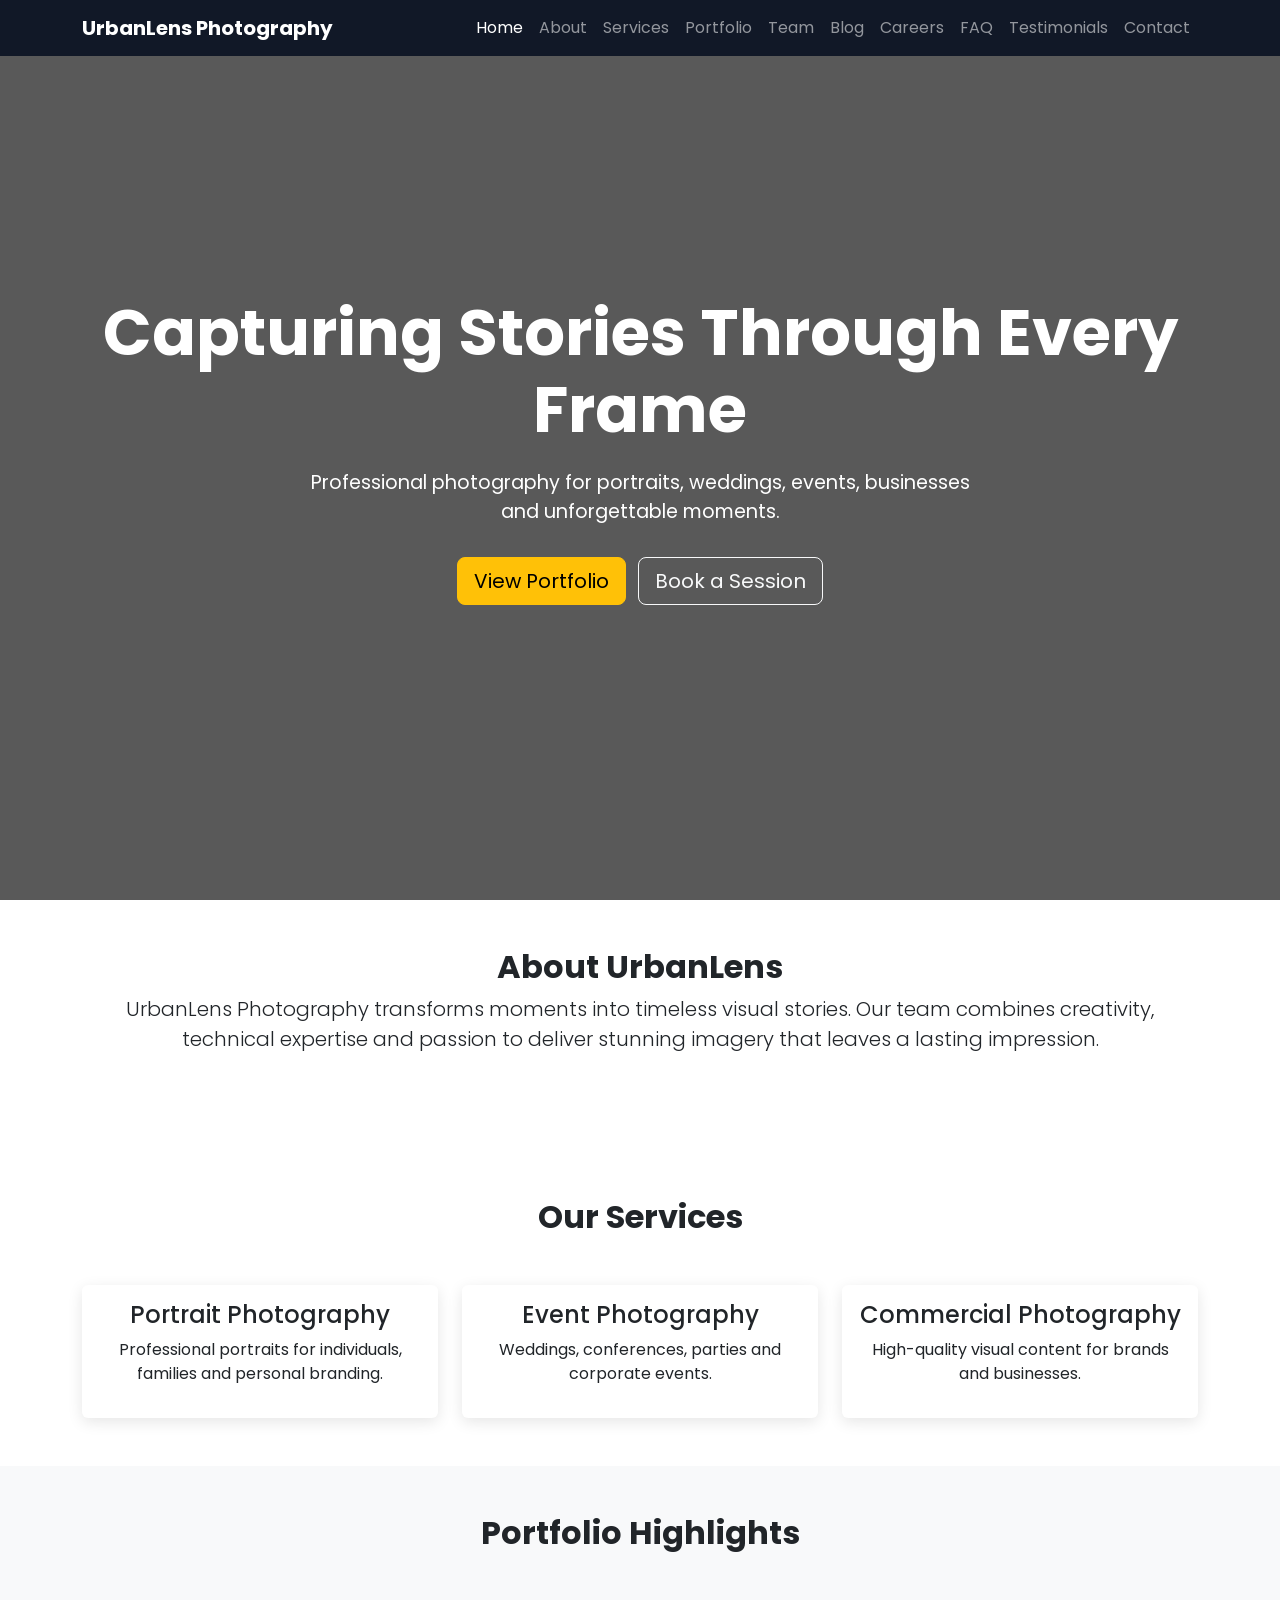
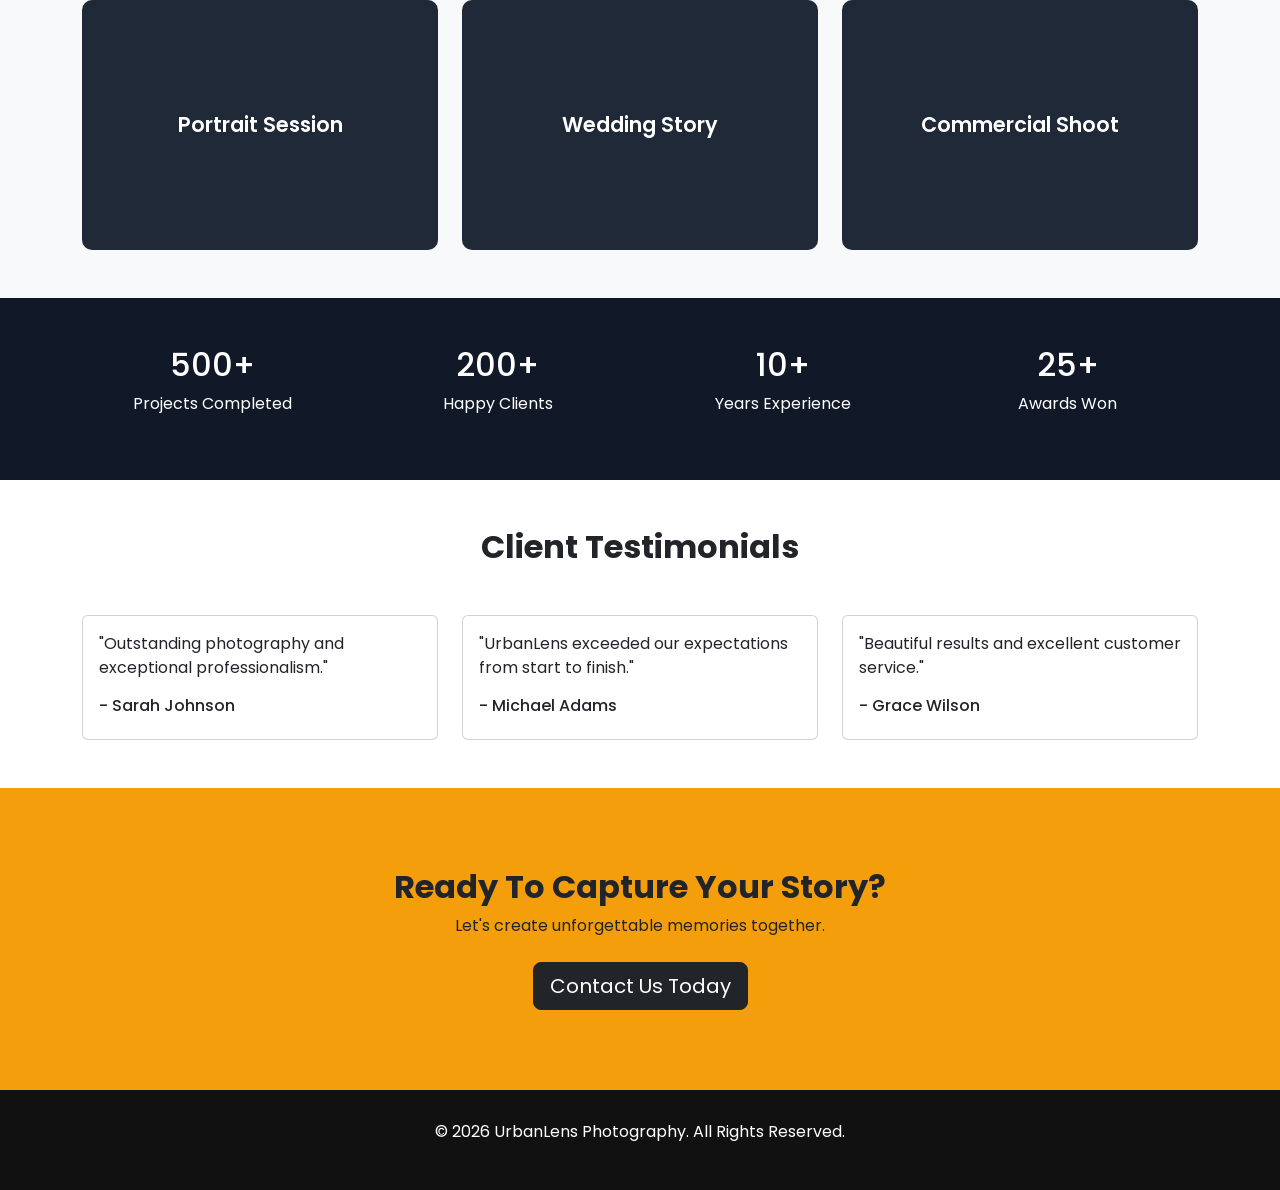
<file: index.html>
<!DOCTYPE html>
<html lang="en">
<head>
    <meta charset="UTF-8">
    <meta name="viewport" content="width=device-width, initial-scale=1.0">

    <title>UrbanLens Photography | Professional Photography Services</title>

    <meta name="description" content="UrbanLens Photography provides professional portrait, event, commercial and landscape photography services.">
    <meta name="keywords" content="Photography, Portraits, Events, Commercial Photography, UrbanLens">
    <meta name="author" content="UrbanLens Photography">

    <link href="https://cdn.jsdelivr.net/npm/bootstrap@5.3.3/dist/css/bootstrap.min.css" rel="stylesheet">

    <link rel="stylesheet" href="assets/css/style.css">

    <link href="https://fonts.googleapis.com/css2?family=Poppins:wght@300;400;500;600;700&display=swap" rel="stylesheet">
</head>

<body>

    <!-- NAVBAR -->
    <nav class="navbar navbar-expand-lg navbar-dark custom-navbar fixed-top">
        <div class="container">

            <a class="navbar-brand fw-bold" href="index.html">
                UrbanLens Photography
            </a>

            <button class="navbar-toggler" type="button"
                data-bs-toggle="collapse"
                data-bs-target="#navbarNav">
                <span class="navbar-toggler-icon"></span>
            </button>

            <div class="collapse navbar-collapse" id="navbarNav">

                <ul class="navbar-nav ms-auto">

                    <li class="nav-item">
                        <a class="nav-link active" href="index.html">Home</a>
                    </li>

                    <li class="nav-item">
                        <a class="nav-link" href="about.html">About</a>
                    </li>

                    <li class="nav-item">
                        <a class="nav-link" href="services.html">Services</a>
                    </li>

                    <li class="nav-item">
                        <a class="nav-link" href="portfolio.html">Portfolio</a>
                    </li>

                    <li class="nav-item">
                        <a class="nav-link" href="team.html">Team</a>
                    </li>

                    <li class="nav-item">
                        <a class="nav-link" href="blog.html">Blog</a>
                    </li>

                    <li class="nav-item">
                        <a class="nav-link" href="careers.html">Careers</a>
                    </li>

                    <li class="nav-item">
                        <a class="nav-link" href="faq.html">FAQ</a>
                    </li>

                    <li class="nav-item">
                        <a class="nav-link" href="testimonials.html">Testimonials</a>
                    </li>

                    <li class="nav-item">
                        <a class="nav-link" href="contact.html">Contact</a>
                    </li>

                </ul>

            </div>
        </div>
    </nav>

    <!-- HERO SECTION -->
    <section class="hero-section">

        <div class="container">

            <div class="hero-content">

                <h1>
                    Capturing Stories Through Every Frame
                </h1>

                <p>
                    Professional photography for portraits,
                    weddings, events, businesses and unforgettable moments.
                </p>

                <a href="portfolio.html" class="btn btn-warning btn-lg me-2">
                    View Portfolio
                </a>

                <a href="contact.html" class="btn btn-outline-light btn-lg">
                    Book a Session
                </a>

            </div>

        </div>

    </section>

    <!-- ABOUT PREVIEW -->
    <section class="py-5">

        <div class="container">

            <div class="text-center mb-5">

                <h2 class="fw-bold">About UrbanLens</h2>

                <p class="lead">
                    UrbanLens Photography transforms moments into timeless visual stories.
                    Our team combines creativity, technical expertise and passion
                    to deliver stunning imagery that leaves a lasting impression.
                </p>

            </div>

        </div>

    </section>

    <!-- SERVICES -->
    <section class="services-section py-5">

        <div class="container">

            <h2 class="text-center fw-bold mb-5">
                Our Services
            </h2>

            <div class="row g-4">

                <div class="col-md-4">

                    <div class="card service-card h-100">

                        <div class="card-body text-center">

                            <h4>Portrait Photography</h4>

                            <p>
                                Professional portraits for individuals,
                                families and personal branding.
                            </p>

                        </div>

                    </div>

                </div>

                <div class="col-md-4">

                    <div class="card service-card h-100">

                        <div class="card-body text-center">

                            <h4>Event Photography</h4>

                            <p>
                                Weddings, conferences,
                                parties and corporate events.
                            </p>

                        </div>

                    </div>

                </div>

                <div class="col-md-4">

                    <div class="card service-card h-100">

                        <div class="card-body text-center">

                            <h4>Commercial Photography</h4>

                            <p>
                                High-quality visual content
                                for brands and businesses.
                            </p>

                        </div>

                    </div>

                </div>

            </div>

        </div>

    </section>

    <!-- PORTFOLIO PREVIEW -->
    <section class="py-5 bg-light">

        <div class="container">

            <h2 class="text-center fw-bold mb-5">
                Portfolio Highlights
            </h2>

            <div class="row g-4">

                <div class="col-md-4">
                    <div class="portfolio-box">
                        Portrait Session
                    </div>
                </div>

                <div class="col-md-4">
                    <div class="portfolio-box">
                        Wedding Story
                    </div>
                </div>

                <div class="col-md-4">
                    <div class="portfolio-box">
                        Commercial Shoot
                    </div>
                </div>

            </div>

        </div>

    </section>

    <!-- STATS -->
    <section class="stats-section py-5">

        <div class="container">

            <div class="row text-center">

                <div class="col-md-3">
                    <h2>500+</h2>
                    <p>Projects Completed</p>
                </div>

                <div class="col-md-3">
                    <h2>200+</h2>
                    <p>Happy Clients</p>
                </div>

                <div class="col-md-3">
                    <h2>10+</h2>
                    <p>Years Experience</p>
                </div>

                <div class="col-md-3">
                    <h2>25+</h2>
                    <p>Awards Won</p>
                </div>

            </div>

        </div>

    </section>

    <!-- TESTIMONIALS -->
    <section class="py-5">

        <div class="container">

            <h2 class="text-center fw-bold mb-5">
                Client Testimonials
            </h2>

            <div class="row g-4">

                <div class="col-md-4">

                    <div class="card h-100">

                        <div class="card-body">

                            <p>
                                "Outstanding photography and
                                exceptional professionalism."
                            </p>

                            <h6>- Sarah Johnson</h6>

                        </div>

                    </div>

                </div>

                <div class="col-md-4">

                    <div class="card h-100">

                        <div class="card-body">

                            <p>
                                "UrbanLens exceeded our expectations
                                from start to finish."
                            </p>

                            <h6>- Michael Adams</h6>

                        </div>

                    </div>

                </div>

                <div class="col-md-4">

                    <div class="card h-100">

                        <div class="card-body">

                            <p>
                                "Beautiful results and
                                excellent customer service."
                            </p>

                            <h6>- Grace Wilson</h6>

                        </div>

                    </div>

                </div>

            </div>

        </div>

    </section>

    <!-- CTA -->
    <section class="cta-section">

        <div class="container text-center">

            <h2 class="fw-bold">
                Ready To Capture Your Story?
            </h2>

            <p class="mb-4">
                Let's create unforgettable memories together.
            </p>

            <a href="contact.html" class="btn btn-dark btn-lg">
                Contact Us Today
            </a>

        </div>

    </section>

    <!-- FOOTER -->
    <footer class="footer">

        <div class="container text-center">

            <p>
                © 2026 UrbanLens Photography. All Rights Reserved.
            </p>

        </div>

    </footer>

    <script src="https://cdn.jsdelivr.net/npm/bootstrap@5.3.3/dist/js/bootstrap.bundle.min.js"></script>

    <script src="assets/js/main.js"></script>

</body>
</html>
</file>
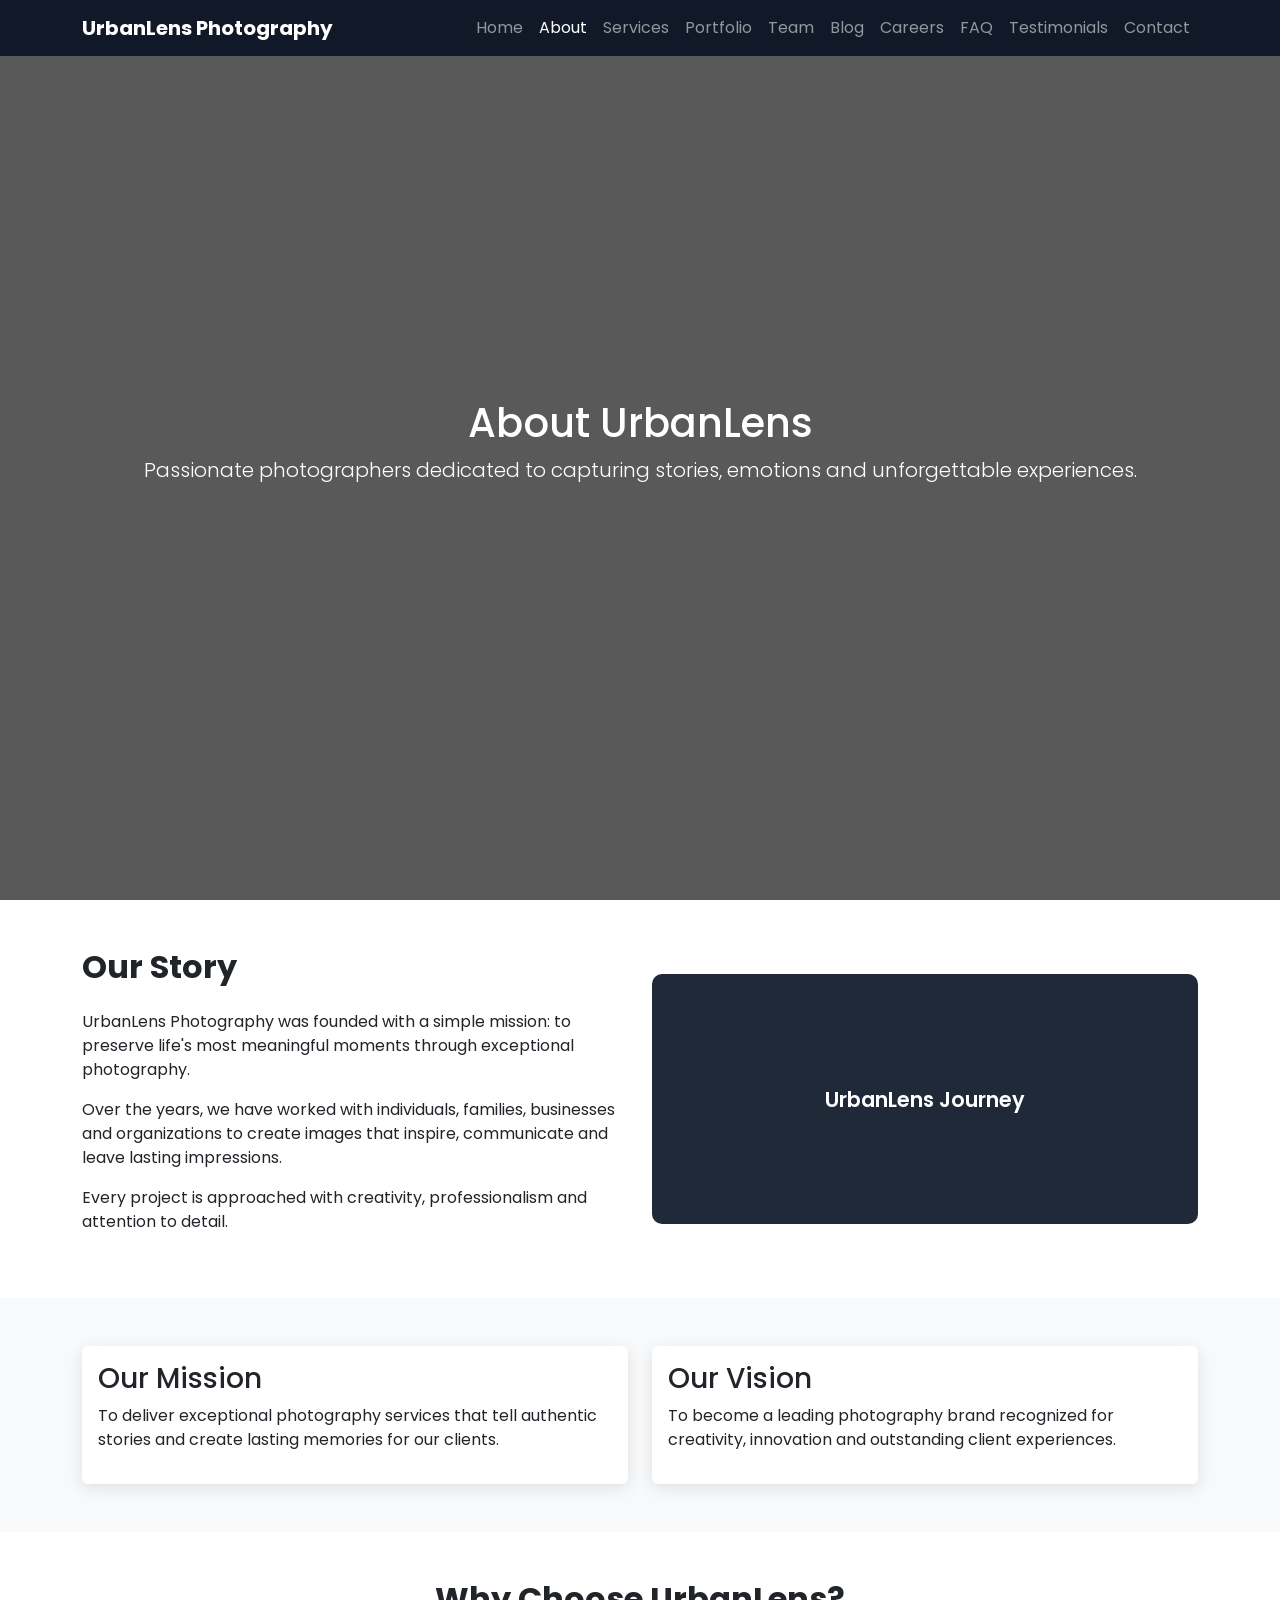
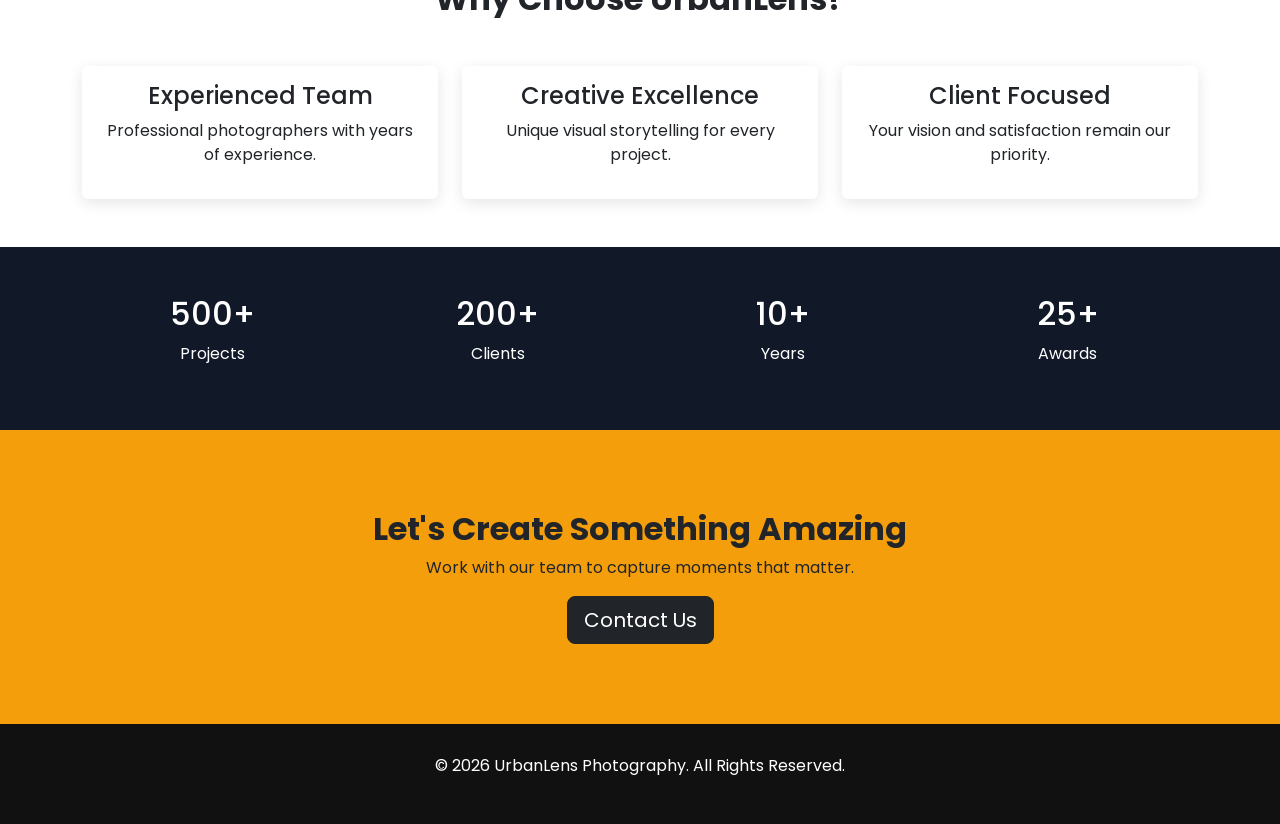
<file: about.html>
<!DOCTYPE html>
<html lang="en">
<head>
    <meta charset="UTF-8">
    <meta name="viewport" content="width=device-width, initial-scale=1.0">

    <title>About Us | UrbanLens Photography</title>

    <meta name="description" content="Learn about UrbanLens Photography, our mission, vision, values and commitment to capturing unforgettable moments.">

    <link href="https://cdn.jsdelivr.net/npm/bootstrap@5.3.3/dist/css/bootstrap.min.css" rel="stylesheet">
    <link rel="stylesheet" href="assets/css/style.css">

    <link href="https://fonts.googleapis.com/css2?family=Poppins:wght@300;400;500;600;700&display=swap" rel="stylesheet">
</head>

<body>

<nav class="navbar navbar-expand-lg navbar-dark custom-navbar fixed-top">
    <div class="container">

        <a class="navbar-brand fw-bold" href="index.html">
            UrbanLens Photography
        </a>

        <button class="navbar-toggler" type="button"
            data-bs-toggle="collapse"
            data-bs-target="#navbarNav">
            <span class="navbar-toggler-icon"></span>
        </button>

        <div class="collapse navbar-collapse" id="navbarNav">

            <ul class="navbar-nav ms-auto">

                <li class="nav-item"><a class="nav-link" href="index.html">Home</a></li>
                <li class="nav-item"><a class="nav-link active" href="about.html">About</a></li>
                <li class="nav-item"><a class="nav-link" href="services.html">Services</a></li>
                <li class="nav-item"><a class="nav-link" href="portfolio.html">Portfolio</a></li>
                <li class="nav-item"><a class="nav-link" href="team.html">Team</a></li>
                <li class="nav-item"><a class="nav-link" href="blog.html">Blog</a></li>
                <li class="nav-item"><a class="nav-link" href="careers.html">Careers</a></li>
                <li class="nav-item"><a class="nav-link" href="faq.html">FAQ</a></li>
                <li class="nav-item"><a class="nav-link" href="testimonials.html">Testimonials</a></li>
                <li class="nav-item"><a class="nav-link" href="contact.html">Contact</a></li>

            </ul>

        </div>

    </div>
</nav>

<!-- PAGE HERO -->
<section class="hero-section">

    <div class="container text-center">

        <h1>About UrbanLens</h1>

        <p class="lead">
            Passionate photographers dedicated to capturing stories,
            emotions and unforgettable experiences.
        </p>

    </div>

</section>

<!-- COMPANY STORY -->
<section class="py-5">

    <div class="container">

        <div class="row align-items-center">

            <div class="col-lg-6">

                <h2 class="fw-bold mb-4">
                    Our Story
                </h2>

                <p>
                    UrbanLens Photography was founded with a simple mission:
                    to preserve life's most meaningful moments through
                    exceptional photography.
                </p>

                <p>
                    Over the years, we have worked with individuals,
                    families, businesses and organizations to create
                    images that inspire, communicate and leave lasting
                    impressions.
                </p>

                <p>
                    Every project is approached with creativity,
                    professionalism and attention to detail.
                </p>

            </div>

            <div class="col-lg-6">

                <div class="portfolio-box">
                    UrbanLens Journey
                </div>

            </div>

        </div>

    </div>

</section>

<!-- MISSION AND VISION -->
<section class="bg-light py-5">

    <div class="container">

        <div class="row g-4">

            <div class="col-md-6">

                <div class="card h-100 service-card">

                    <div class="card-body">

                        <h3>Our Mission</h3>

                        <p>
                            To deliver exceptional photography services
                            that tell authentic stories and create lasting
                            memories for our clients.
                        </p>

                    </div>

                </div>

            </div>

            <div class="col-md-6">

                <div class="card h-100 service-card">

                    <div class="card-body">

                        <h3>Our Vision</h3>

                        <p>
                            To become a leading photography brand recognized
                            for creativity, innovation and outstanding client
                            experiences.
                        </p>

                    </div>

                </div>

            </div>

        </div>

    </div>

</section>

<!-- WHY CHOOSE US -->
<section class="py-5">

    <div class="container">

        <h2 class="text-center fw-bold mb-5">
            Why Choose UrbanLens?
        </h2>

        <div class="row text-center g-4">

            <div class="col-md-4">
                <div class="card service-card h-100">
                    <div class="card-body">
                        <h4>Experienced Team</h4>
                        <p>Professional photographers with years of experience.</p>
                    </div>
                </div>
            </div>

            <div class="col-md-4">
                <div class="card service-card h-100">
                    <div class="card-body">
                        <h4>Creative Excellence</h4>
                        <p>Unique visual storytelling for every project.</p>
                    </div>
                </div>
            </div>

            <div class="col-md-4">
                <div class="card service-card h-100">
                    <div class="card-body">
                        <h4>Client Focused</h4>
                        <p>Your vision and satisfaction remain our priority.</p>
                    </div>
                </div>
            </div>

        </div>

    </div>

</section>

<!-- COMPANY STATS -->
<section class="stats-section py-5">

    <div class="container">

        <div class="row text-center">

            <div class="col-md-3">
                <h2>500+</h2>
                <p>Projects</p>
            </div>

            <div class="col-md-3">
                <h2>200+</h2>
                <p>Clients</p>
            </div>

            <div class="col-md-3">
                <h2>10+</h2>
                <p>Years</p>
            </div>

            <div class="col-md-3">
                <h2>25+</h2>
                <p>Awards</p>
            </div>

        </div>

    </div>

</section>

<!-- CTA -->
<section class="cta-section">

    <div class="container text-center">

        <h2 class="fw-bold">
            Let's Create Something Amazing
        </h2>

        <p>
            Work with our team to capture moments that matter.
        </p>

        <a href="contact.html" class="btn btn-dark btn-lg">
            Contact Us
        </a>

    </div>

</section>

<footer class="footer">

    <div class="container text-center">

        <p>
            © 2026 UrbanLens Photography. All Rights Reserved.
        </p>

    </div>

</footer>

<script src="https://cdn.jsdelivr.net/npm/bootstrap@5.3.3/dist/js/bootstrap.bundle.min.js"></script>
<script src="assets/js/main.js"></script>

</body>
</html>
</file>
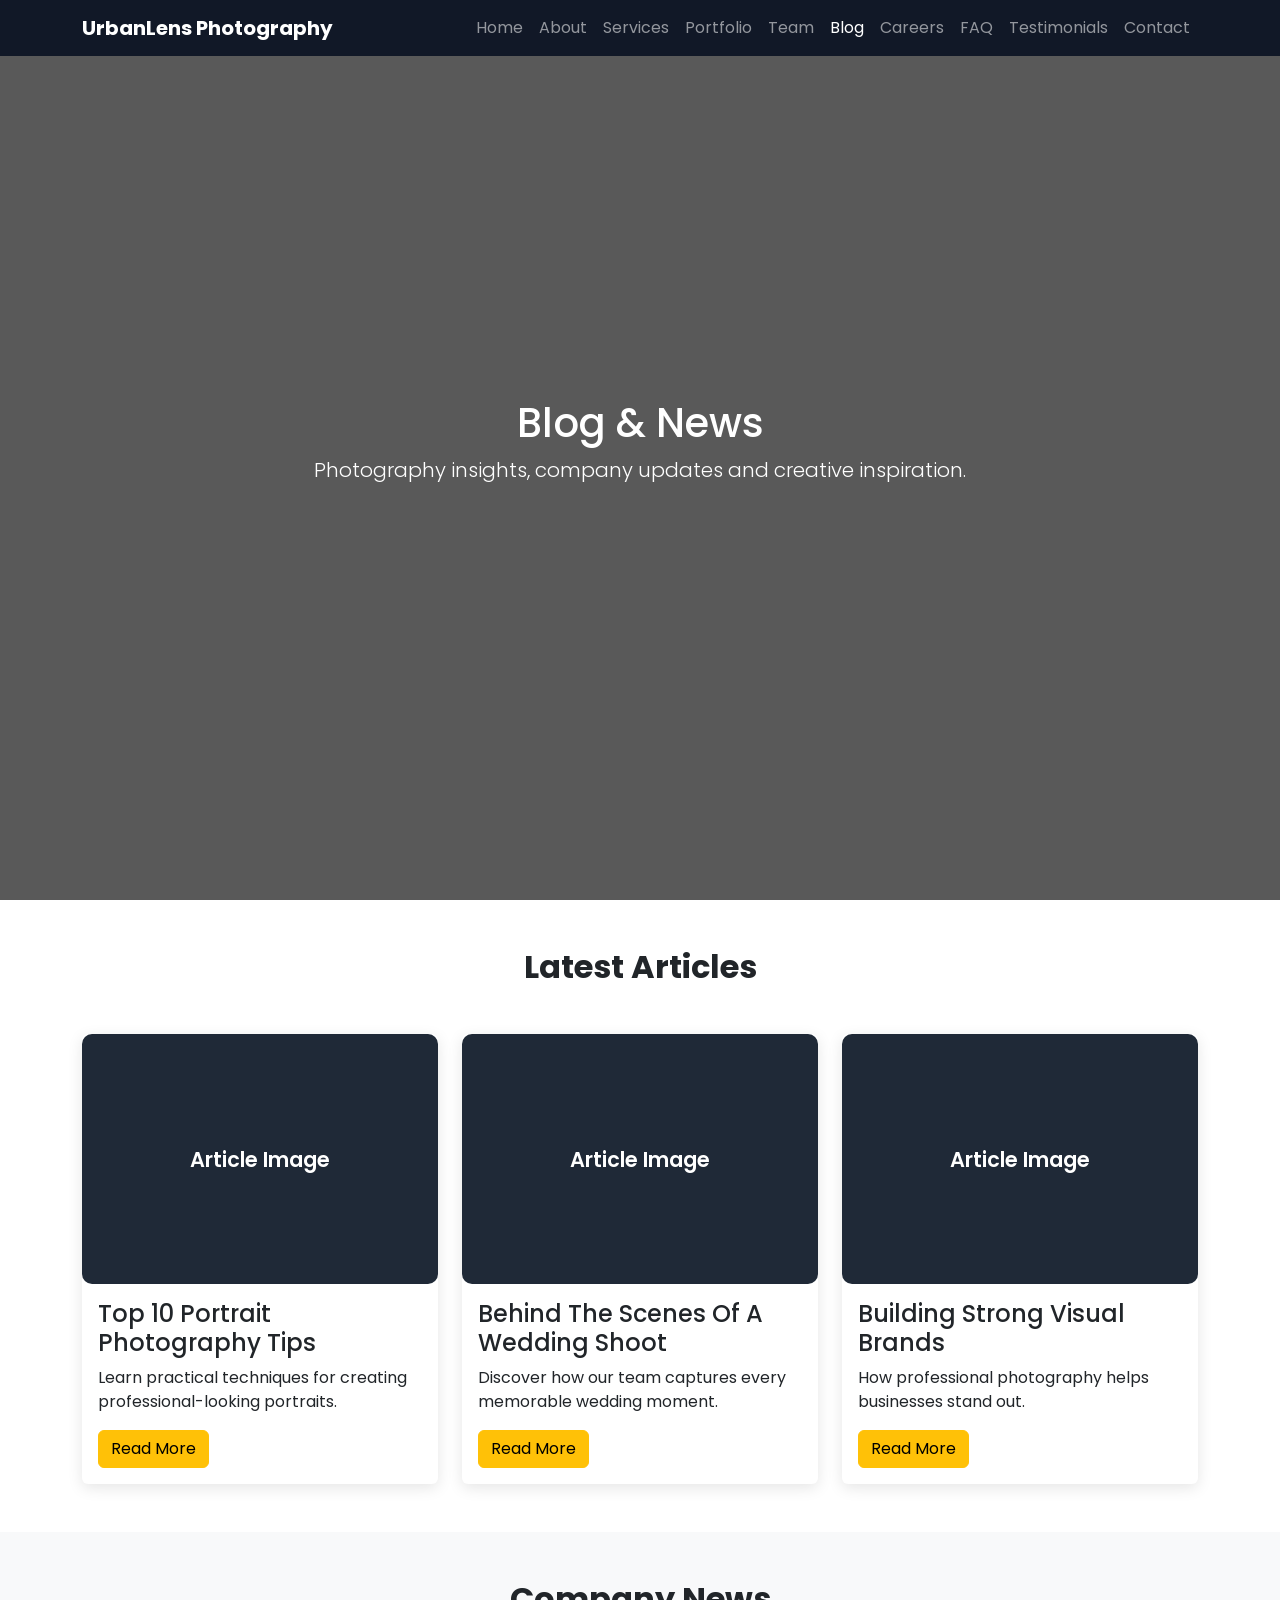
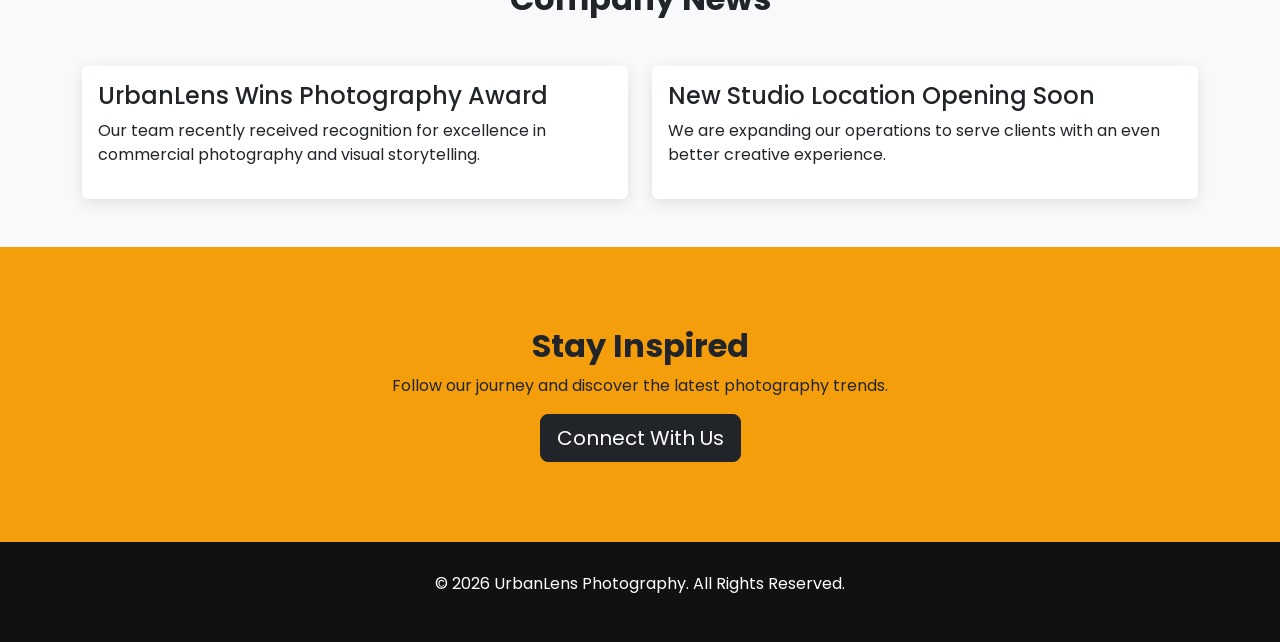
<file: blog.html>
<!DOCTYPE html>
<html lang="en">
<head>
<meta charset="UTF-8">
<meta name="viewport" content="width=device-width, initial-scale=1.0">

<title>Blog & News | UrbanLens Photography</title>

<meta name="description" content="Latest photography news, tips, projects and insights from UrbanLens Photography.">

<link href="https://cdn.jsdelivr.net/npm/bootstrap@5.3.3/dist/css/bootstrap.min.css" rel="stylesheet">
<link rel="stylesheet" href="assets/css/style.css">

<link href="https://fonts.googleapis.com/css2?family=Poppins:wght@300;400;500;600;700&display=swap" rel="stylesheet">
</head>

<body>

<nav class="navbar navbar-expand-lg navbar-dark custom-navbar fixed-top">
<div class="container">

<a class="navbar-brand fw-bold" href="index.html">
UrbanLens Photography
</a>

<button class="navbar-toggler" type="button"
data-bs-toggle="collapse"
data-bs-target="#navbarNav">
<span class="navbar-toggler-icon"></span>
</button>

<div class="collapse navbar-collapse" id="navbarNav">

<ul class="navbar-nav ms-auto">
<li class="nav-item"><a class="nav-link" href="index.html">Home</a></li>
<li class="nav-item"><a class="nav-link" href="about.html">About</a></li>
<li class="nav-item"><a class="nav-link" href="services.html">Services</a></li>
<li class="nav-item"><a class="nav-link" href="portfolio.html">Portfolio</a></li>
<li class="nav-item"><a class="nav-link" href="team.html">Team</a></li>
<li class="nav-item"><a class="nav-link active" href="blog.html">Blog</a></li>
<li class="nav-item"><a class="nav-link" href="careers.html">Careers</a></li>
<li class="nav-item"><a class="nav-link" href="faq.html">FAQ</a></li>
<li class="nav-item"><a class="nav-link" href="testimonials.html">Testimonials</a></li>
<li class="nav-item"><a class="nav-link" href="contact.html">Contact</a></li>
</ul>

</div>
</div>
</nav>

<!-- HERO -->
<section class="hero-section">

<div class="container text-center">

<h1>Blog & News</h1>

<p class="lead">
Photography insights, company updates and creative inspiration.
</p>

</div>

</section>

<!-- BLOG POSTS -->
<section class="py-5">

<div class="container">

<h2 class="text-center fw-bold mb-5">
Latest Articles
</h2>

<div class="row g-4">

<div class="col-md-4">

<div class="card service-card h-100">

<div class="portfolio-box">
Article Image
</div>

<div class="card-body">

<h4>Top 10 Portrait Photography Tips</h4>

<p>
Learn practical techniques for creating professional-looking portraits.
</p>

<a href="#" class="btn btn-warning">
Read More
</a>

</div>

</div>

</div>

<div class="col-md-4">

<div class="card service-card h-100">

<div class="portfolio-box">
Article Image
</div>

<div class="card-body">

<h4>Behind The Scenes Of A Wedding Shoot</h4>

<p>
Discover how our team captures every memorable wedding moment.
</p>

<a href="#" class="btn btn-warning">
Read More
</a>

</div>

</div>

</div>

<div class="col-md-4">

<div class="card service-card h-100">

<div class="portfolio-box">
Article Image
</div>

<div class="card-body">

<h4>Building Strong Visual Brands</h4>

<p>
How professional photography helps businesses stand out.
</p>

<a href="#" class="btn btn-warning">
Read More
</a>

</div>

</div>

</div>

</div>

</div>

</section>

<!-- NEWS SECTION -->
<section class="bg-light py-5">

<div class="container">

<h2 class="text-center fw-bold mb-5">
Company News
</h2>

<div class="row g-4">

<div class="col-md-6">

<div class="card service-card">

<div class="card-body">

<h4>UrbanLens Wins Photography Award</h4>

<p>
Our team recently received recognition for excellence
in commercial photography and visual storytelling.
</p>

</div>

</div>

</div>

<div class="col-md-6">

<div class="card service-card">

<div class="card-body">

<h4>New Studio Location Opening Soon</h4>

<p>
We are expanding our operations to serve clients
with an even better creative experience.
</p>

</div>

</div>

</div>

</div>

</div>

</section>

<!-- CTA -->
<section class="cta-section">

<div class="container text-center">

<h2 class="fw-bold">
Stay Inspired
</h2>

<p>
Follow our journey and discover the latest photography trends.
</p>

<a href="contact.html" class="btn btn-dark btn-lg">
Connect With Us
</a>

</div>

</section>

<footer class="footer">

<div class="container text-center">

<p>
© 2026 UrbanLens Photography. All Rights Reserved.
</p>

</div>

</footer>

<script src="https://cdn.jsdelivr.net/npm/bootstrap@5.3.3/dist/js/bootstrap.bundle.min.js"></script>
<script src="assets/js/main.js"></script>

</body>
</html>
</file>
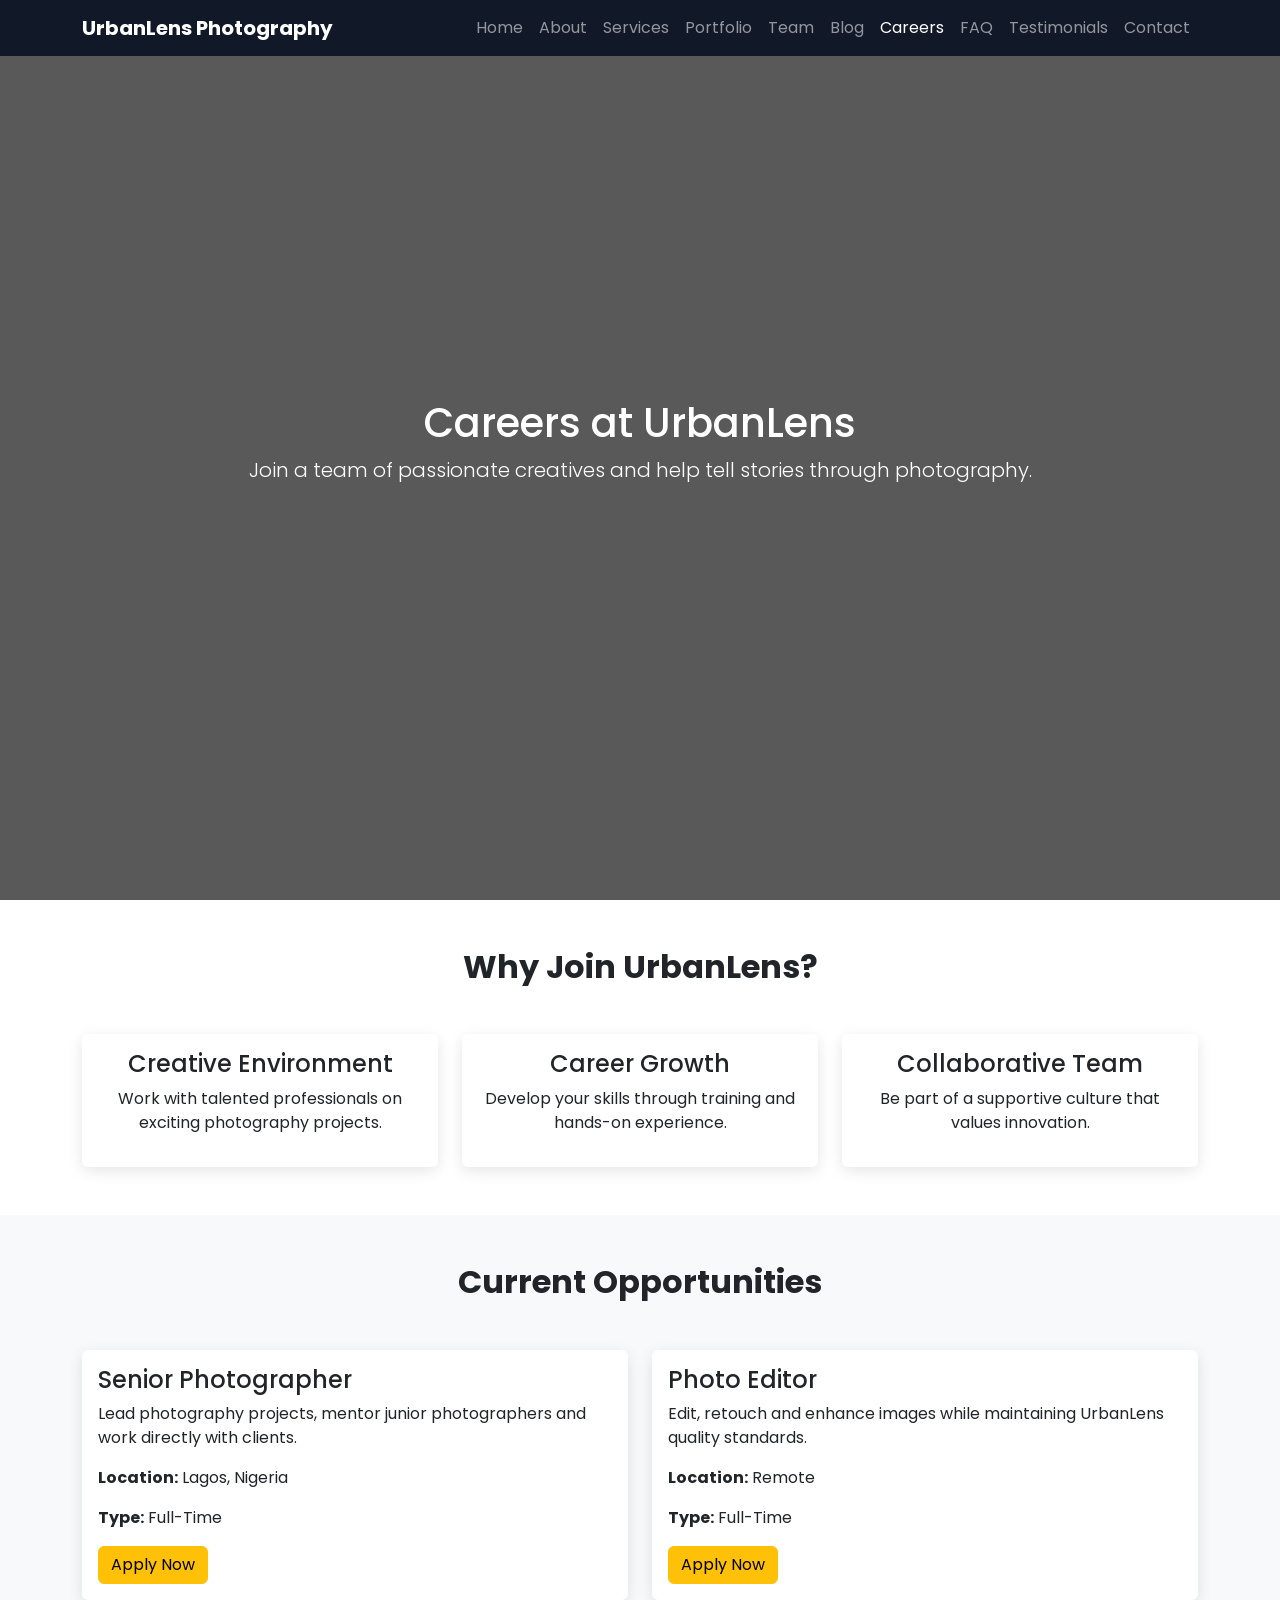
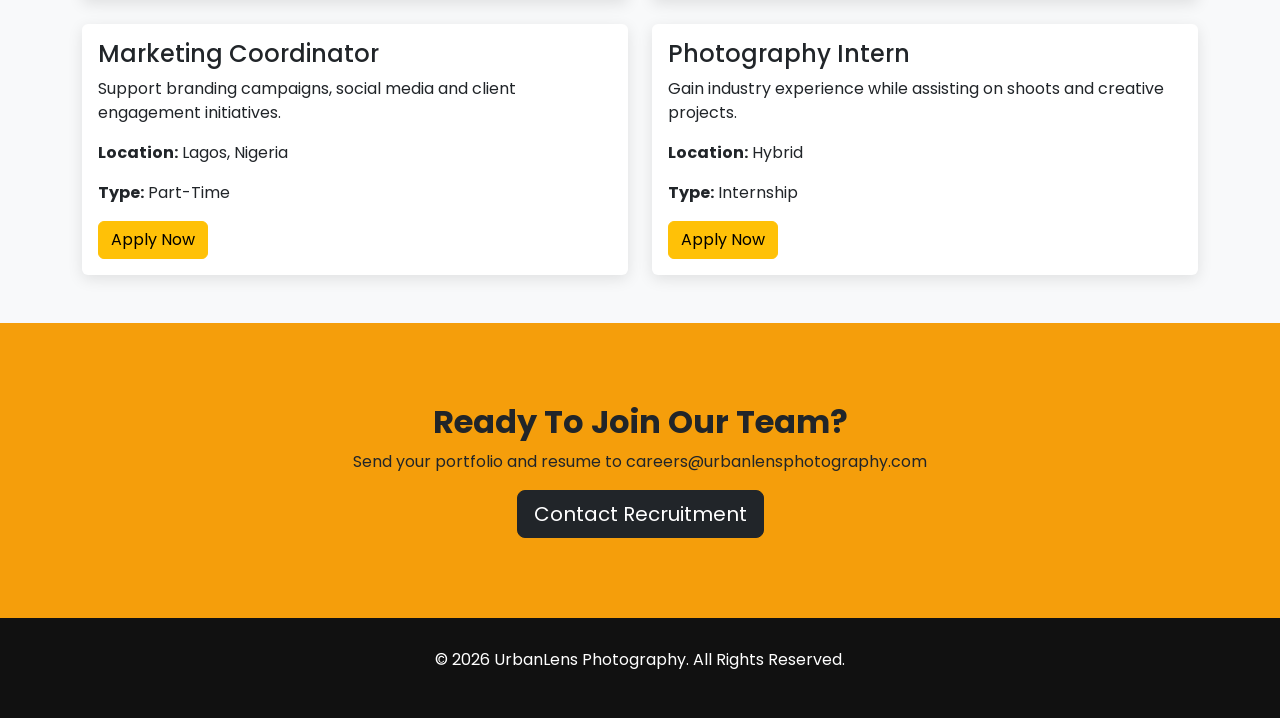
<file: careers.html>
<!DOCTYPE html>
<html lang="en">
<head>
<meta charset="UTF-8">
<meta name="viewport" content="width=device-width, initial-scale=1.0">

<title>Careers | UrbanLens Photography</title>

<meta name="description" content="Join the UrbanLens Photography team and build your creative career with us.">

<link href="https://cdn.jsdelivr.net/npm/bootstrap@5.3.3/dist/css/bootstrap.min.css" rel="stylesheet">
<link rel="stylesheet" href="assets/css/style.css">

<link href="https://fonts.googleapis.com/css2?family=Poppins:wght@300;400;500;600;700&display=swap" rel="stylesheet">
</head>

<body>

<nav class="navbar navbar-expand-lg navbar-dark custom-navbar fixed-top">
<div class="container">

<a class="navbar-brand fw-bold" href="index.html">
UrbanLens Photography
</a>

<button class="navbar-toggler" type="button"
data-bs-toggle="collapse"
data-bs-target="#navbarNav">
<span class="navbar-toggler-icon"></span>
</button>

<div class="collapse navbar-collapse" id="navbarNav">

<ul class="navbar-nav ms-auto">
<li class="nav-item"><a class="nav-link" href="index.html">Home</a></li>
<li class="nav-item"><a class="nav-link" href="about.html">About</a></li>
<li class="nav-item"><a class="nav-link" href="services.html">Services</a></li>
<li class="nav-item"><a class="nav-link" href="portfolio.html">Portfolio</a></li>
<li class="nav-item"><a class="nav-link" href="team.html">Team</a></li>
<li class="nav-item"><a class="nav-link" href="blog.html">Blog</a></li>
<li class="nav-item"><a class="nav-link active" href="careers.html">Careers</a></li>
<li class="nav-item"><a class="nav-link" href="faq.html">FAQ</a></li>
<li class="nav-item"><a class="nav-link" href="testimonials.html">Testimonials</a></li>
<li class="nav-item"><a class="nav-link" href="contact.html">Contact</a></li>
</ul>

</div>
</div>
</nav>

<!-- HERO -->
<section class="hero-section">

<div class="container text-center">

<h1>Careers at UrbanLens</h1>

<p class="lead">
Join a team of passionate creatives and help tell stories through photography.
</p>

</div>

</section>

<!-- WHY WORK WITH US -->
<section class="py-5">

<div class="container">

<h2 class="text-center fw-bold mb-5">
Why Join UrbanLens?
</h2>

<div class="row g-4">

<div class="col-md-4">
<div class="card service-card h-100">
<div class="card-body text-center">
<h4>Creative Environment</h4>
<p>Work with talented professionals on exciting photography projects.</p>
</div>
</div>
</div>

<div class="col-md-4">
<div class="card service-card h-100">
<div class="card-body text-center">
<h4>Career Growth</h4>
<p>Develop your skills through training and hands-on experience.</p>
</div>
</div>
</div>

<div class="col-md-4">
<div class="card service-card h-100">
<div class="card-body text-center">
<h4>Collaborative Team</h4>
<p>Be part of a supportive culture that values innovation.</p>
</div>
</div>
</div>

</div>

</div>

</section>

<!-- OPEN POSITIONS -->
<section class="bg-light py-5">

<div class="container">

<h2 class="text-center fw-bold mb-5">
Current Opportunities
</h2>

<div class="row g-4">

<div class="col-lg-6">

<div class="card service-card">

<div class="card-body">

<h4>Senior Photographer</h4>

<p>
Lead photography projects, mentor junior photographers and work directly with clients.
</p>

<p><strong>Location:</strong> Lagos, Nigeria</p>
<p><strong>Type:</strong> Full-Time</p>

<button class="btn btn-warning">
Apply Now
</button>

</div>

</div>

</div>

<div class="col-lg-6">

<div class="card service-card">

<div class="card-body">

<h4>Photo Editor</h4>

<p>
Edit, retouch and enhance images while maintaining UrbanLens quality standards.
</p>

<p><strong>Location:</strong> Remote</p>
<p><strong>Type:</strong> Full-Time</p>

<button class="btn btn-warning">
Apply Now
</button>

</div>

</div>

</div>

<div class="col-lg-6">

<div class="card service-card">

<div class="card-body">

<h4>Marketing Coordinator</h4>

<p>
Support branding campaigns, social media and client engagement initiatives.
</p>

<p><strong>Location:</strong> Lagos, Nigeria</p>
<p><strong>Type:</strong> Part-Time</p>

<button class="btn btn-warning">
Apply Now
</button>

</div>

</div>

</div>

<div class="col-lg-6">

<div class="card service-card">

<div class="card-body">

<h4>Photography Intern</h4>

<p>
Gain industry experience while assisting on shoots and creative projects.
</p>

<p><strong>Location:</strong> Hybrid</p>
<p><strong>Type:</strong> Internship</p>

<button class="btn btn-warning">
Apply Now
</button>

</div>

</div>

</div>

</div>

</div>

</section>

<!-- APPLICATION CTA -->
<section class="cta-section">

<div class="container text-center">

<h2 class="fw-bold">
Ready To Join Our Team?
</h2>

<p>
Send your portfolio and resume to careers@urbanlensphotography.com
</p>

<a href="contact.html" class="btn btn-dark btn-lg">
Contact Recruitment
</a>

</div>

</section>

<footer class="footer">

<div class="container text-center">

<p>
© 2026 UrbanLens Photography. All Rights Reserved.
</p>

</div>

</footer>

<script src="https://cdn.jsdelivr.net/npm/bootstrap@5.3.3/dist/js/bootstrap.bundle.min.js"></script>
<script src="assets/js/main.js"></script>

</body>
</html>
</file>
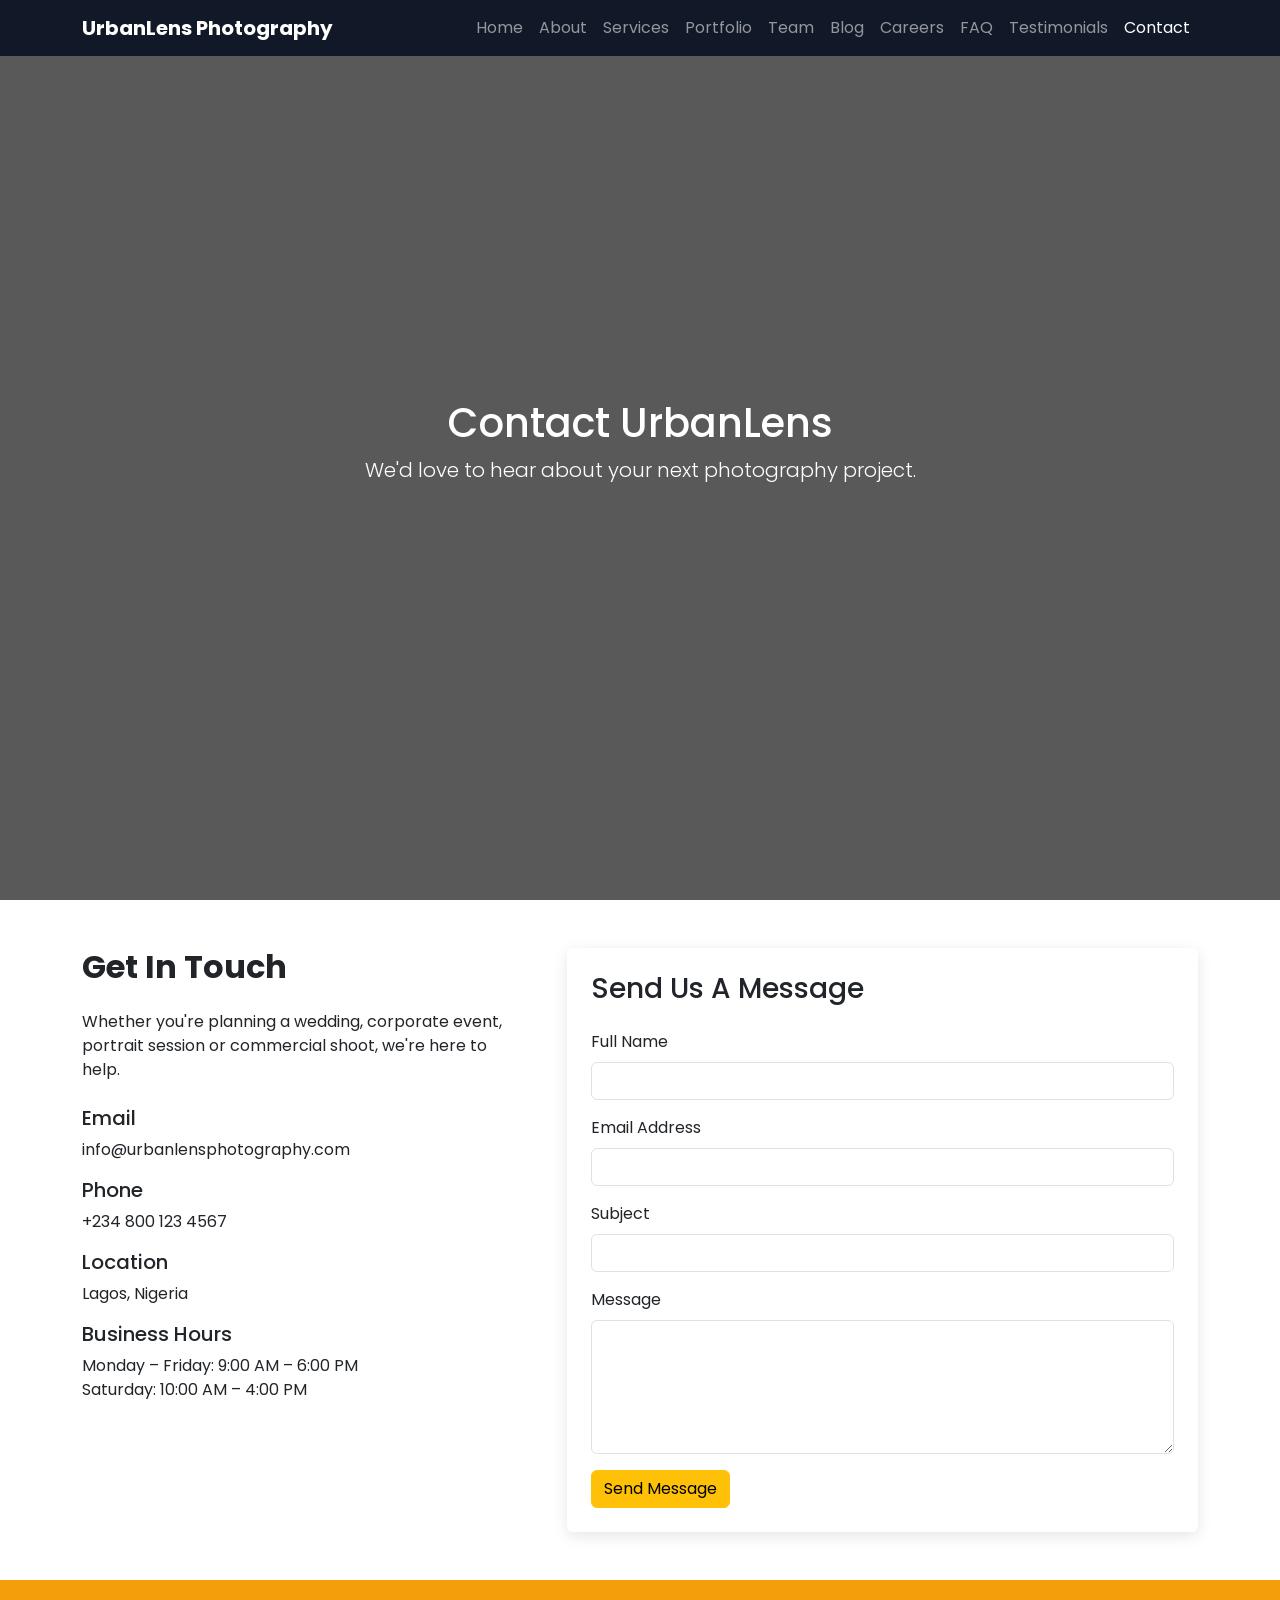
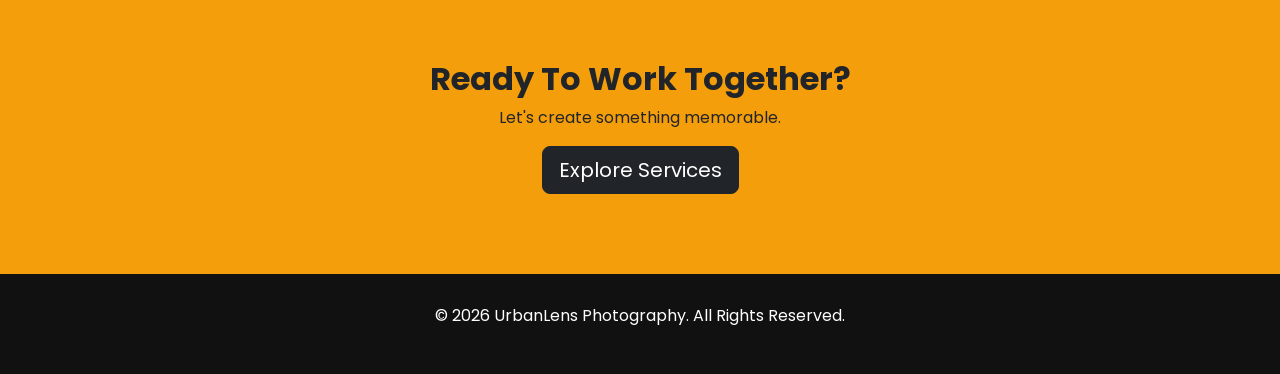
<file: contact.html>
<!DOCTYPE html>
<html lang="en">
<head>
<meta charset="UTF-8">
<meta name="viewport" content="width=device-width, initial-scale=1.0">

<title>Contact Us | UrbanLens Photography</title>

<meta name="description" content="Get in touch with UrbanLens Photography for bookings, inquiries and collaborations.">

<link href="https://cdn.jsdelivr.net/npm/bootstrap@5.3.3/dist/css/bootstrap.min.css" rel="stylesheet">
<link rel="stylesheet" href="assets/css/style.css">

<link href="https://fonts.googleapis.com/css2?family=Poppins:wght@300;400;500;600;700&display=swap" rel="stylesheet">
</head>

<body>

<nav class="navbar navbar-expand-lg navbar-dark custom-navbar fixed-top">
<div class="container">

<a class="navbar-brand fw-bold" href="index.html">
UrbanLens Photography
</a>

<button class="navbar-toggler" type="button"
data-bs-toggle="collapse"
data-bs-target="#navbarNav">
<span class="navbar-toggler-icon"></span>
</button>

<div class="collapse navbar-collapse" id="navbarNav">

<ul class="navbar-nav ms-auto">
<li class="nav-item"><a class="nav-link" href="index.html">Home</a></li>
<li class="nav-item"><a class="nav-link" href="about.html">About</a></li>
<li class="nav-item"><a class="nav-link" href="services.html">Services</a></li>
<li class="nav-item"><a class="nav-link" href="portfolio.html">Portfolio</a></li>
<li class="nav-item"><a class="nav-link" href="team.html">Team</a></li>
<li class="nav-item"><a class="nav-link" href="blog.html">Blog</a></li>
<li class="nav-item"><a class="nav-link" href="careers.html">Careers</a></li>
<li class="nav-item"><a class="nav-link" href="faq.html">FAQ</a></li>
<li class="nav-item"><a class="nav-link" href="testimonials.html">Testimonials</a></li>
<li class="nav-item"><a class="nav-link active" href="contact.html">Contact</a></li>
</ul>

</div>
</div>
</nav>

<!-- HERO -->
<section class="hero-section">

<div class="container text-center">

<h1>Contact UrbanLens</h1>

<p class="lead">
We'd love to hear about your next photography project.
</p>

</div>

</section>

<!-- CONTACT SECTION -->
<section class="py-5">

<div class="container">

<div class="row g-5">

<div class="col-lg-5">

<h2 class="fw-bold mb-4">
Get In Touch
</h2>

<p>
Whether you're planning a wedding, corporate event,
portrait session or commercial shoot, we're here to help.
</p>

<div class="mt-4">
<h5>Email</h5>
<p>info@urbanlensphotography.com</p>

<h5>Phone</h5>
<p>+234 800 123 4567</p>

<h5>Location</h5>
<p>Lagos, Nigeria</p>

<h5>Business Hours</h5>
<p>
Monday – Friday: 9:00 AM – 6:00 PM<br>
Saturday: 10:00 AM – 4:00 PM
</p>
</div>

</div>

<div class="col-lg-7">

<div class="card service-card">

<div class="card-body p-4">

<h3 class="mb-4">
Send Us A Message
</h3>

<form id="contactForm">

<div class="mb-3">
<label class="form-label">Full Name</label>
<input type="text" id="name" class="form-control" required>
</div>

<div class="mb-3">
<label class="form-label">Email Address</label>
<input type="email" id="email" class="form-control" required>
</div>

<div class="mb-3">
<label class="form-label">Subject</label>
<input type="text" id="subject" class="form-control" required>
</div>

<div class="mb-3">
<label class="form-label">Message</label>
<textarea id="message" rows="5" class="form-control" required></textarea>
</div>

<button type="submit" class="btn btn-warning">
Send Message
</button>

</form>

<div id="successMessage" class="alert alert-success mt-3 d-none">
Your message has been submitted successfully.
</div>

</div>

</div>

</div>

</div>

</div>

</section>

<!-- CTA -->
<section class="cta-section">

<div class="container text-center">

<h2 class="fw-bold">
Ready To Work Together?
</h2>

<p>
Let's create something memorable.
</p>

<a href="services.html" class="btn btn-dark btn-lg">
Explore Services
</a>

</div>

</section>

<footer class="footer">

<div class="container text-center">

<p>
© 2026 UrbanLens Photography. All Rights Reserved.
</p>

</div>

</footer>

<script src="https://cdn.jsdelivr.net/npm/bootstrap@5.3.3/dist/js/bootstrap.bundle.min.js"></script>

<script>
document.getElementById("contactForm").addEventListener("submit", function(e){

e.preventDefault();

document.getElementById("successMessage")
.classList.remove("d-none");

this.reset();

});
</script>

<script src="assets/js/main.js"></script>

</body>
</html>
</file>
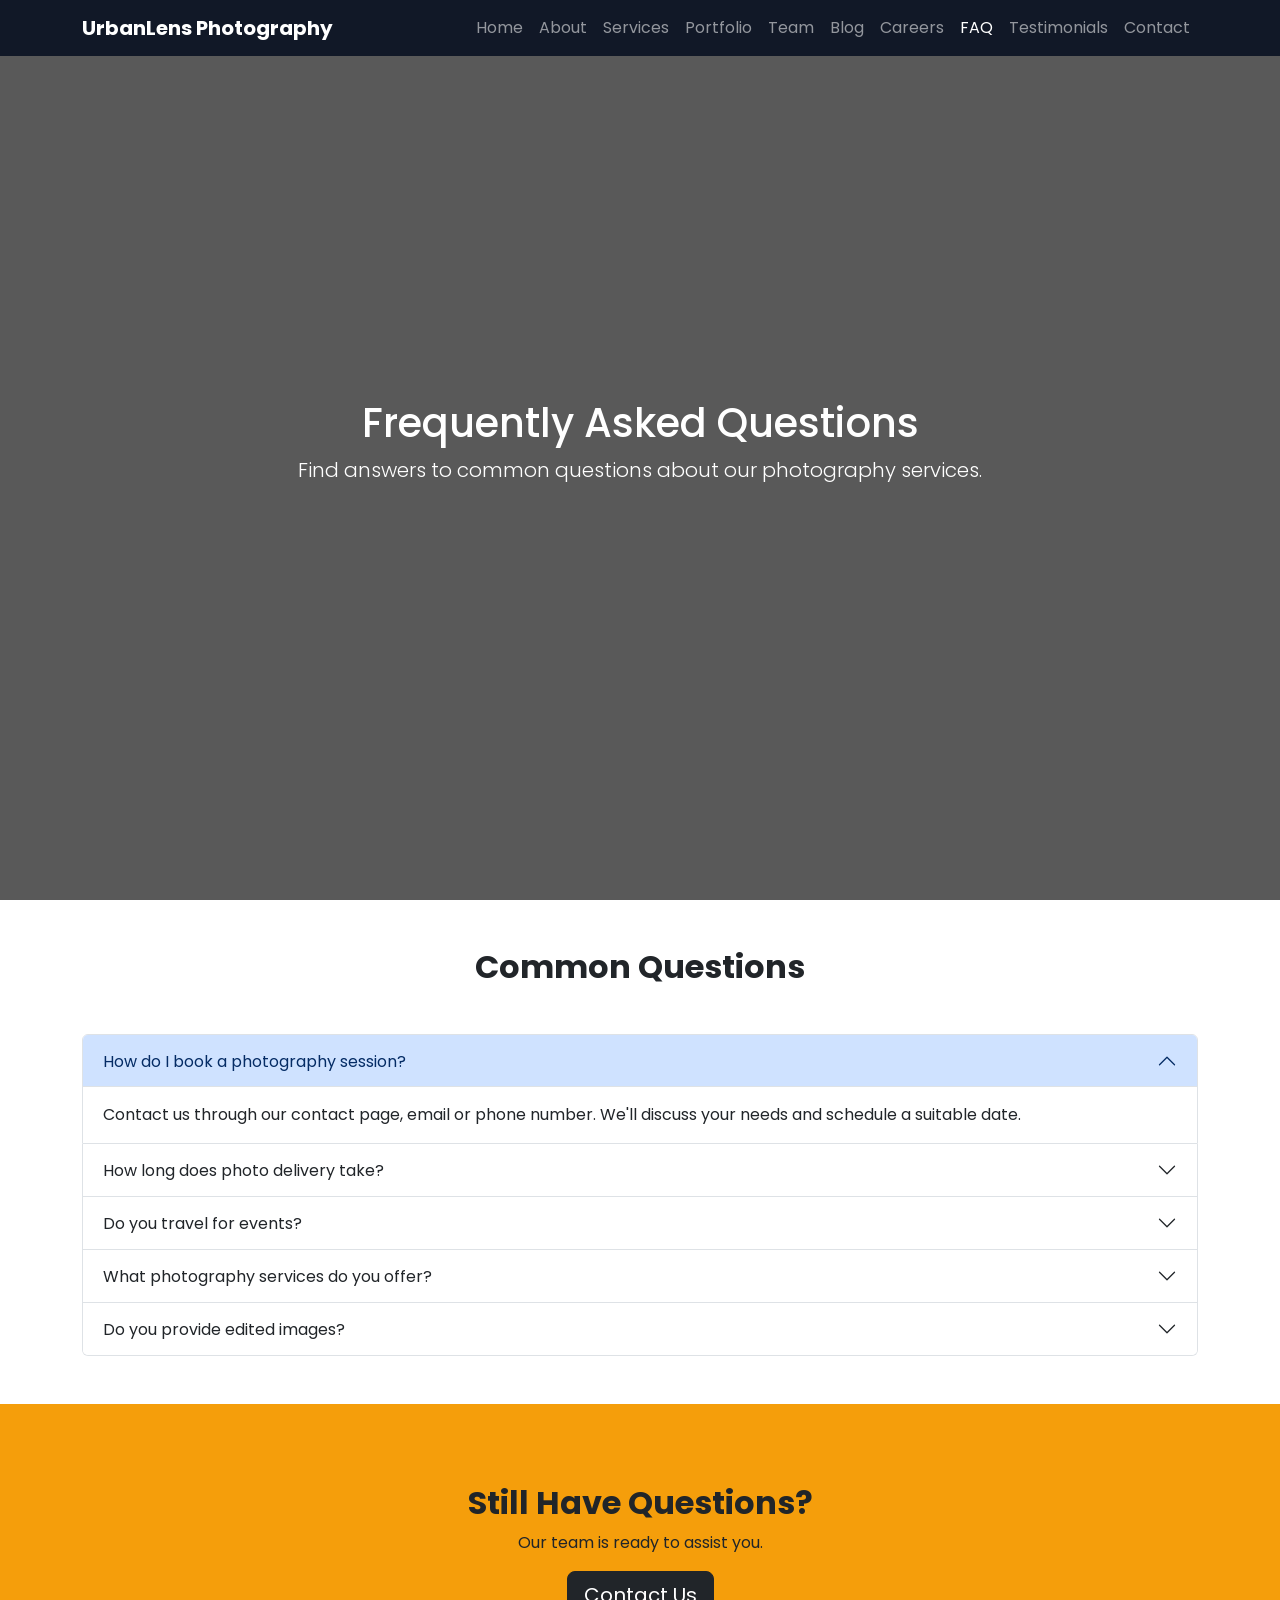
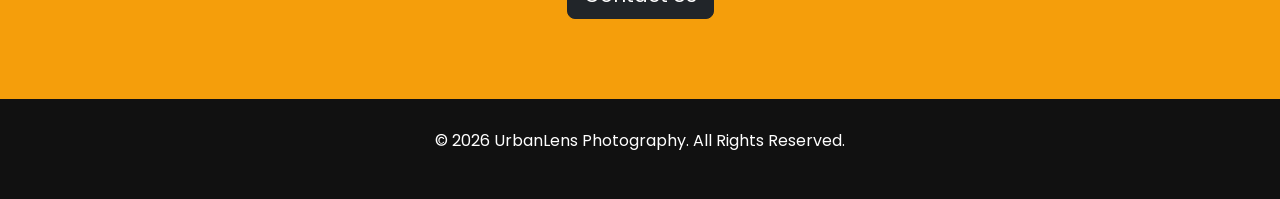
<file: faq.html>
<!DOCTYPE html>
<html lang="en">
<head>
<meta charset="UTF-8">
<meta name="viewport" content="width=device-width, initial-scale=1.0">

<title>Frequently Asked Questions | UrbanLens Photography</title>

<meta name="description" content="Frequently asked questions about UrbanLens Photography services, bookings and delivery process.">

<link href="https://cdn.jsdelivr.net/npm/bootstrap@5.3.3/dist/css/bootstrap.min.css" rel="stylesheet">
<link rel="stylesheet" href="assets/css/style.css">

<link href="https://fonts.googleapis.com/css2?family=Poppins:wght@300;400;500;600;700&display=swap" rel="stylesheet">
</head>

<body>

<nav class="navbar navbar-expand-lg navbar-dark custom-navbar fixed-top">
<div class="container">

<a class="navbar-brand fw-bold" href="index.html">
UrbanLens Photography
</a>

<button class="navbar-toggler" type="button"
data-bs-toggle="collapse"
data-bs-target="#navbarNav">
<span class="navbar-toggler-icon"></span>
</button>

<div class="collapse navbar-collapse" id="navbarNav">

<ul class="navbar-nav ms-auto">
<li class="nav-item"><a class="nav-link" href="index.html">Home</a></li>
<li class="nav-item"><a class="nav-link" href="about.html">About</a></li>
<li class="nav-item"><a class="nav-link" href="services.html">Services</a></li>
<li class="nav-item"><a class="nav-link" href="portfolio.html">Portfolio</a></li>
<li class="nav-item"><a class="nav-link" href="team.html">Team</a></li>
<li class="nav-item"><a class="nav-link" href="blog.html">Blog</a></li>
<li class="nav-item"><a class="nav-link" href="careers.html">Careers</a></li>
<li class="nav-item"><a class="nav-link active" href="faq.html">FAQ</a></li>
<li class="nav-item"><a class="nav-link" href="testimonials.html">Testimonials</a></li>
<li class="nav-item"><a class="nav-link" href="contact.html">Contact</a></li>
</ul>

</div>
</div>
</nav>

<!-- HERO -->
<section class="hero-section">

<div class="container text-center">

<h1>Frequently Asked Questions</h1>

<p class="lead">
Find answers to common questions about our photography services.
</p>

</div>

</section>

<!-- FAQ SECTION -->
<section class="py-5">

<div class="container">

<h2 class="text-center fw-bold mb-5">
Common Questions
</h2>

<div class="accordion" id="faqAccordion">

<div class="accordion-item">
<h2 class="accordion-header">
<button class="accordion-button" type="button" data-bs-toggle="collapse" data-bs-target="#faq1">
How do I book a photography session?
</button>
</h2>
<div id="faq1" class="accordion-collapse collapse show" data-bs-parent="#faqAccordion">
<div class="accordion-body">
Contact us through our contact page, email or phone number. We'll discuss your needs and schedule a suitable date.
</div>
</div>
</div>

<div class="accordion-item">
<h2 class="accordion-header">
<button class="accordion-button collapsed" type="button" data-bs-toggle="collapse" data-bs-target="#faq2">
How long does photo delivery take?
</button>
</h2>
<div id="faq2" class="accordion-collapse collapse" data-bs-parent="#faqAccordion">
<div class="accordion-body">
Most projects are delivered within 5–10 business days depending on the scope and editing requirements.
</div>
</div>
</div>

<div class="accordion-item">
<h2 class="accordion-header">
<button class="accordion-button collapsed" type="button" data-bs-toggle="collapse" data-bs-target="#faq3">
Do you travel for events?
</button>
</h2>
<div id="faq3" class="accordion-collapse collapse" data-bs-parent="#faqAccordion">
<div class="accordion-body">
Yes. We provide photography services locally and can travel for destination events when required.
</div>
</div>
</div>

<div class="accordion-item">
<h2 class="accordion-header">
<button class="accordion-button collapsed" type="button" data-bs-toggle="collapse" data-bs-target="#faq4">
What photography services do you offer?
</button>
</h2>
<div id="faq4" class="accordion-collapse collapse" data-bs-parent="#faqAccordion">
<div class="accordion-body">
We specialize in portrait, wedding, event, commercial, branding and landscape photography.
</div>
</div>
</div>

<div class="accordion-item">
<h2 class="accordion-header">
<button class="accordion-button collapsed" type="button" data-bs-toggle="collapse" data-bs-target="#faq5">
Do you provide edited images?
</button>
</h2>
<div id="faq5" class="accordion-collapse collapse" data-bs-parent="#faqAccordion">
<div class="accordion-body">
Yes. All delivered images undergo professional editing and quality enhancement.
</div>
</div>
</div>

</div>

</div>

</section>

<!-- CTA -->
<section class="cta-section">

<div class="container text-center">

<h2 class="fw-bold">
Still Have Questions?
</h2>

<p>
Our team is ready to assist you.
</p>

<a href="contact.html" class="btn btn-dark btn-lg">
Contact Us
</a>

</div>

</section>

<footer class="footer">

<div class="container text-center">

<p>
© 2026 UrbanLens Photography. All Rights Reserved.
</p>

</div>

</footer>

<script src="https://cdn.jsdelivr.net/npm/bootstrap@5.3.3/dist/js/bootstrap.bundle.min.js"></script>
<script src="assets/js/main.js"></script>

</body>
</html>
</file>
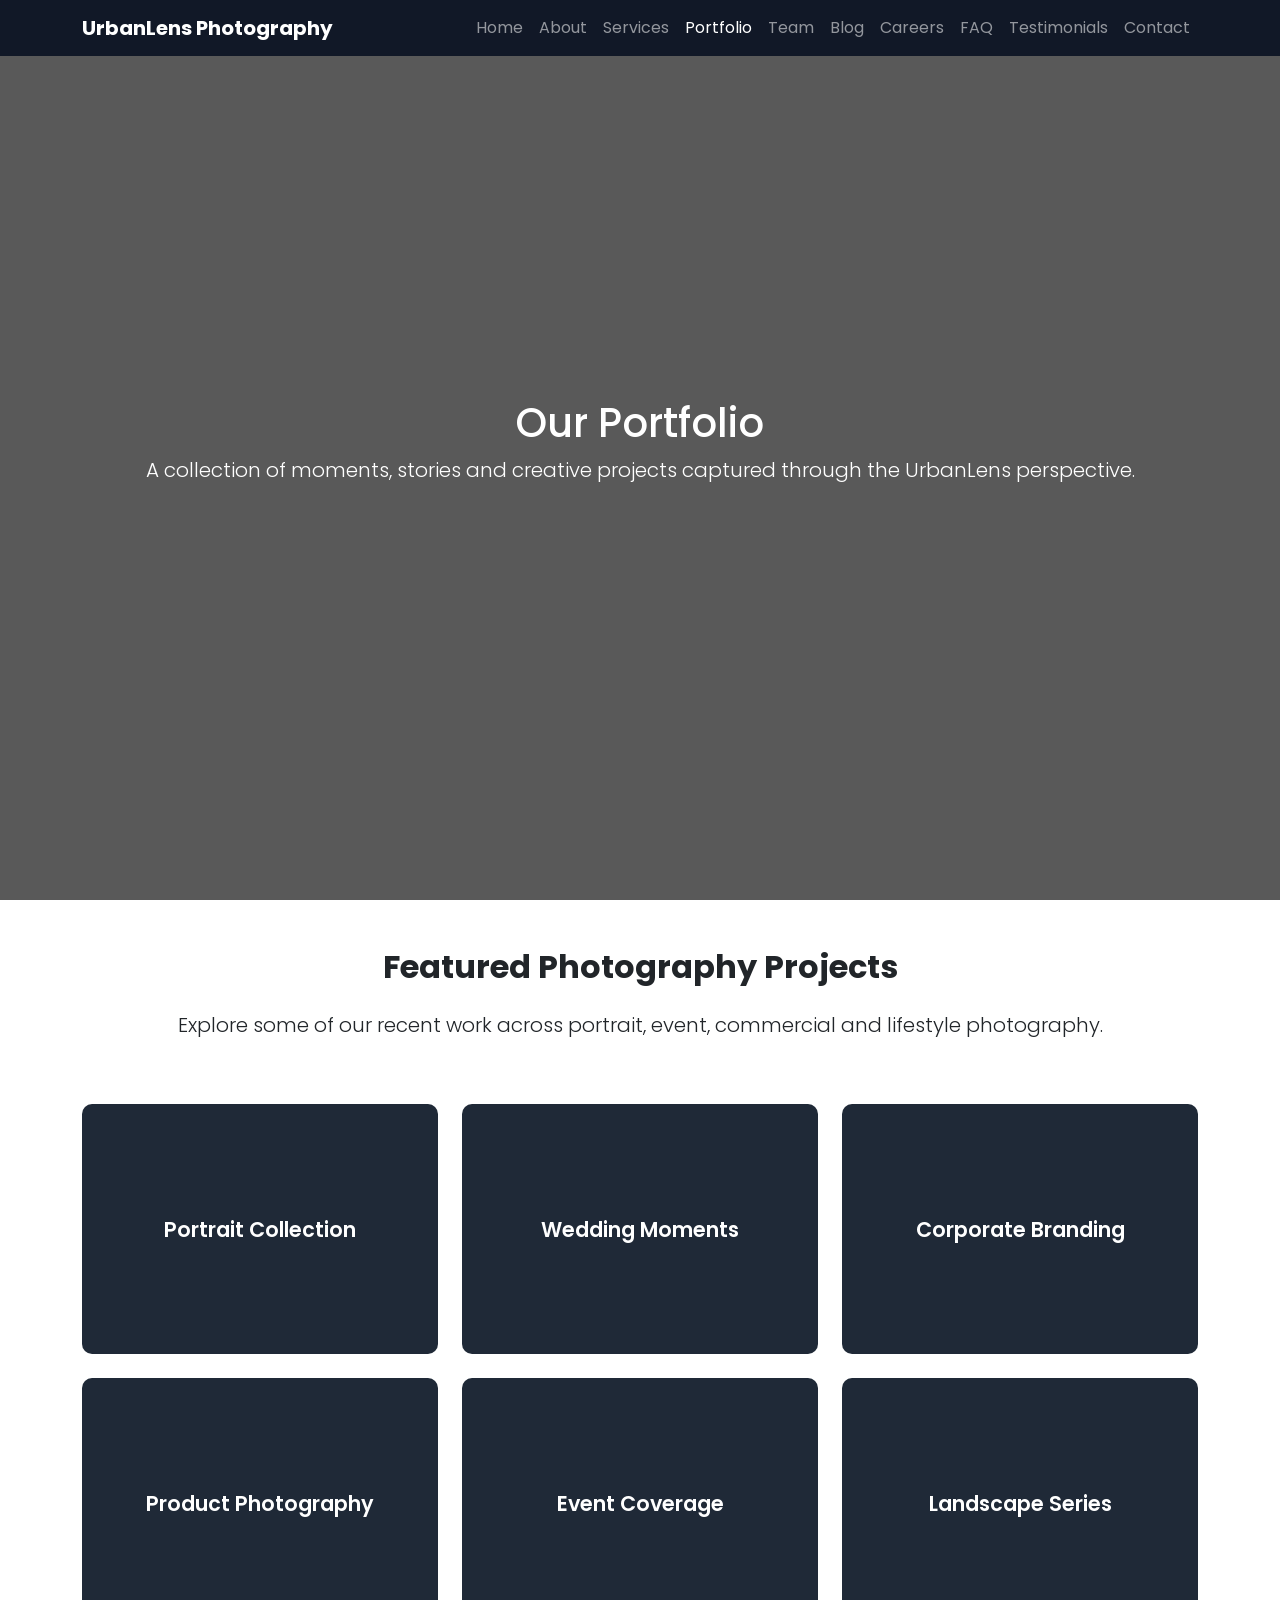
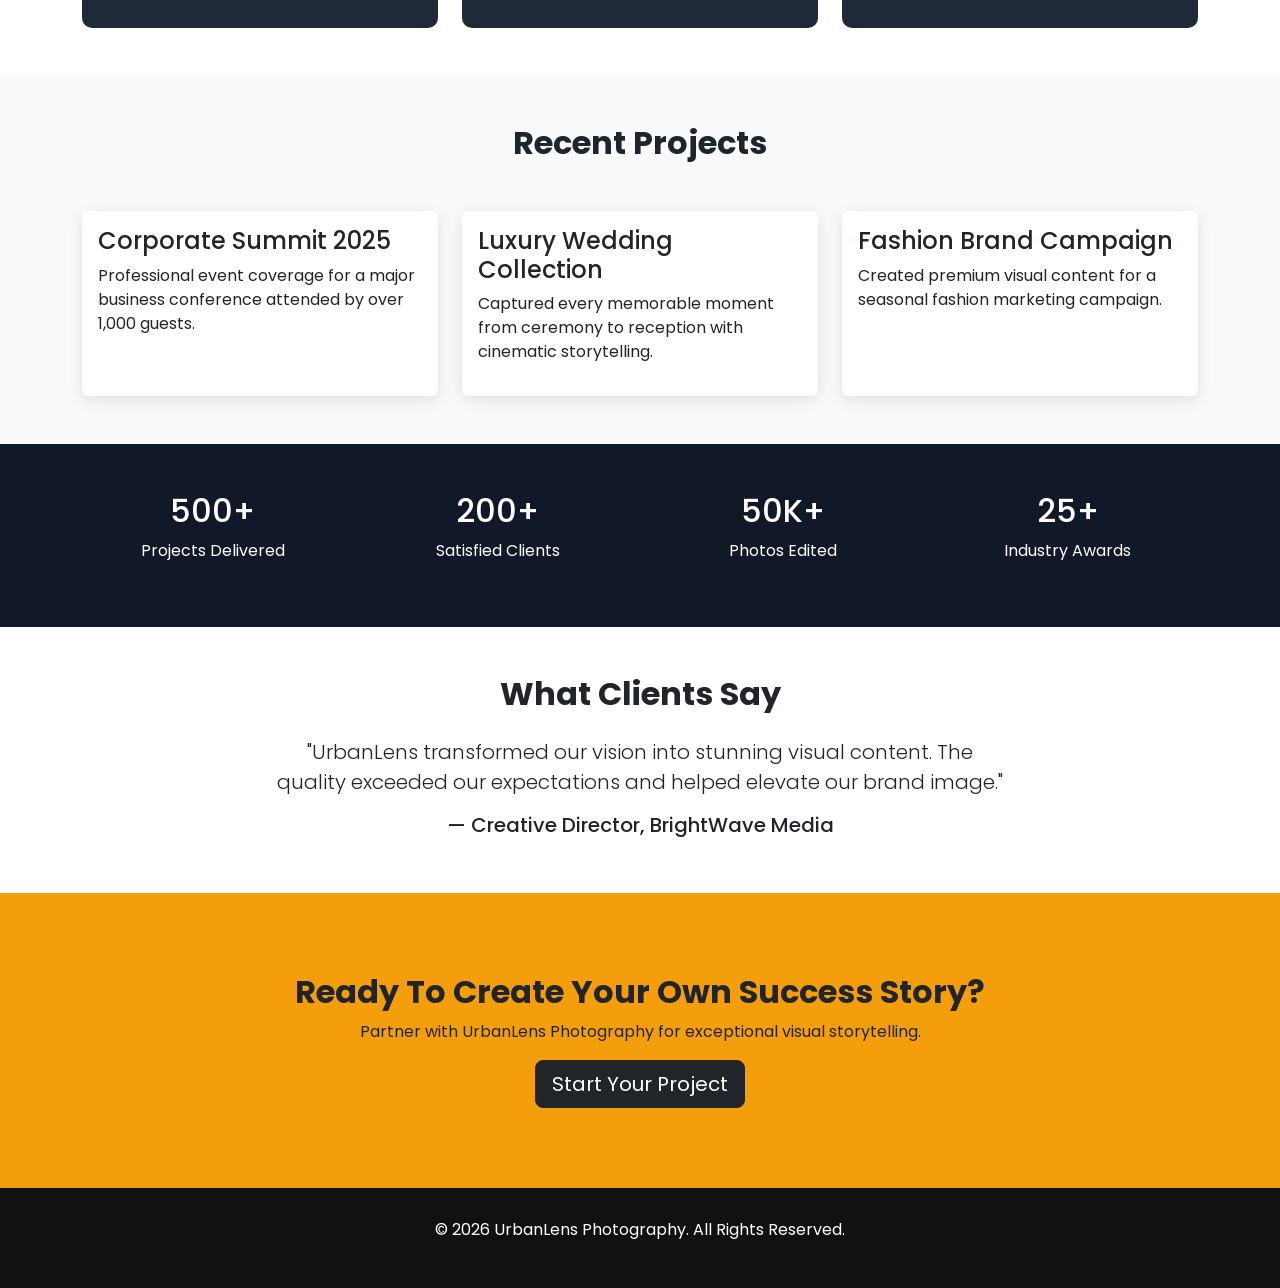
<file: portfolio.html>
<!DOCTYPE html>
<html lang="en">
<head>
<meta charset="UTF-8">
<meta name="viewport" content="width=device-width, initial-scale=1.0">

<title>Portfolio | UrbanLens Photography</title>

<meta name="description" content="Explore UrbanLens Photography's portfolio of portraits, weddings, commercial projects and events.">

<link href="https://cdn.jsdelivr.net/npm/bootstrap@5.3.3/dist/css/bootstrap.min.css" rel="stylesheet">
<link rel="stylesheet" href="assets/css/style.css">

<link href="https://fonts.googleapis.com/css2?family=Poppins:wght@300;400;500;600;700&display=swap" rel="stylesheet">
</head>

<body>

<nav class="navbar navbar-expand-lg navbar-dark custom-navbar fixed-top">
<div class="container">

<a class="navbar-brand fw-bold" href="index.html">
UrbanLens Photography
</a>

<button class="navbar-toggler" type="button"
data-bs-toggle="collapse"
data-bs-target="#navbarNav">
<span class="navbar-toggler-icon"></span>
</button>

<div class="collapse navbar-collapse" id="navbarNav">

<ul class="navbar-nav ms-auto">
<li class="nav-item"><a class="nav-link" href="index.html">Home</a></li>
<li class="nav-item"><a class="nav-link" href="about.html">About</a></li>
<li class="nav-item"><a class="nav-link" href="services.html">Services</a></li>
<li class="nav-item"><a class="nav-link active" href="portfolio.html">Portfolio</a></li>
<li class="nav-item"><a class="nav-link" href="team.html">Team</a></li>
<li class="nav-item"><a class="nav-link" href="blog.html">Blog</a></li>
<li class="nav-item"><a class="nav-link" href="careers.html">Careers</a></li>
<li class="nav-item"><a class="nav-link" href="faq.html">FAQ</a></li>
<li class="nav-item"><a class="nav-link" href="testimonials.html">Testimonials</a></li>
<li class="nav-item"><a class="nav-link" href="contact.html">Contact</a></li>
</ul>

</div>
</div>
</nav>

<!-- HERO -->
<section class="hero-section">

<div class="container text-center">

<h1>Our Portfolio</h1>

<p class="lead">
A collection of moments, stories and creative projects
captured through the UrbanLens perspective.
</p>

</div>

</section>

<!-- PORTFOLIO INTRO -->
<section class="py-5">

<div class="container text-center">

<h2 class="fw-bold mb-4">
Featured Photography Projects
</h2>

<p class="lead">
Explore some of our recent work across portrait,
event, commercial and lifestyle photography.
</p>

</div>

</section>

<!-- GALLERY -->
<section class="pb-5">

<div class="container">

<div class="row g-4">

<div class="col-md-4">
<div class="portfolio-box">
Portrait Collection
</div>
</div>

<div class="col-md-4">
<div class="portfolio-box">
Wedding Moments
</div>
</div>

<div class="col-md-4">
<div class="portfolio-box">
Corporate Branding
</div>
</div>

<div class="col-md-4">
<div class="portfolio-box">
Product Photography
</div>
</div>

<div class="col-md-4">
<div class="portfolio-box">
Event Coverage
</div>
</div>

<div class="col-md-4">
<div class="portfolio-box">
Landscape Series
</div>
</div>

</div>

</div>

</section>

<!-- RECENT PROJECTS -->
<section class="bg-light py-5">

<div class="container">

<h2 class="text-center fw-bold mb-5">
Recent Projects
</h2>

<div class="row g-4">

<div class="col-md-4">

<div class="card service-card h-100">

<div class="card-body">

<h4>Corporate Summit 2025</h4>

<p>
Professional event coverage for a major
business conference attended by over 1,000 guests.
</p>

</div>

</div>

</div>

<div class="col-md-4">

<div class="card service-card h-100">

<div class="card-body">

<h4>Luxury Wedding Collection</h4>

<p>
Captured every memorable moment from ceremony
to reception with cinematic storytelling.
</p>

</div>

</div>

</div>

<div class="col-md-4">

<div class="card service-card h-100">

<div class="card-body">

<h4>Fashion Brand Campaign</h4>

<p>
Created premium visual content for a seasonal
fashion marketing campaign.
</p>

</div>

</div>

</div>

</div>

</div>

</section>

<!-- ACHIEVEMENTS -->
<section class="stats-section py-5">

<div class="container">

<div class="row text-center">

<div class="col-md-3">
<h2>500+</h2>
<p>Projects Delivered</p>
</div>

<div class="col-md-3">
<h2>200+</h2>
<p>Satisfied Clients</p>
</div>

<div class="col-md-3">
<h2>50K+</h2>
<p>Photos Edited</p>
</div>

<div class="col-md-3">
<h2>25+</h2>
<p>Industry Awards</p>
</div>

</div>

</div>

</section>

<!-- TESTIMONIAL -->
<section class="py-5">

<div class="container">

<div class="row justify-content-center">

<div class="col-lg-8 text-center">

<h2 class="fw-bold mb-4">
What Clients Say
</h2>

<p class="lead">
"UrbanLens transformed our vision into stunning visual
content. The quality exceeded our expectations and
helped elevate our brand image."
</p>

<h5 class="mt-3">
— Creative Director, BrightWave Media
</h5>

</div>

</div>

</div>

</section>

<!-- CTA -->
<section class="cta-section">

<div class="container text-center">

<h2 class="fw-bold">
Ready To Create Your Own Success Story?
</h2>

<p>
Partner with UrbanLens Photography for exceptional visual storytelling.
</p>

<a href="contact.html" class="btn btn-dark btn-lg">
Start Your Project
</a>

</div>

</section>

<footer class="footer">

<div class="container text-center">

<p>
© 2026 UrbanLens Photography. All Rights Reserved.
</p>

</div>

</footer>

<script src="https://cdn.jsdelivr.net/npm/bootstrap@5.3.3/dist/js/bootstrap.bundle.min.js"></script>
<script src="assets/js/main.js"></script>

</body>
</html>
</file>
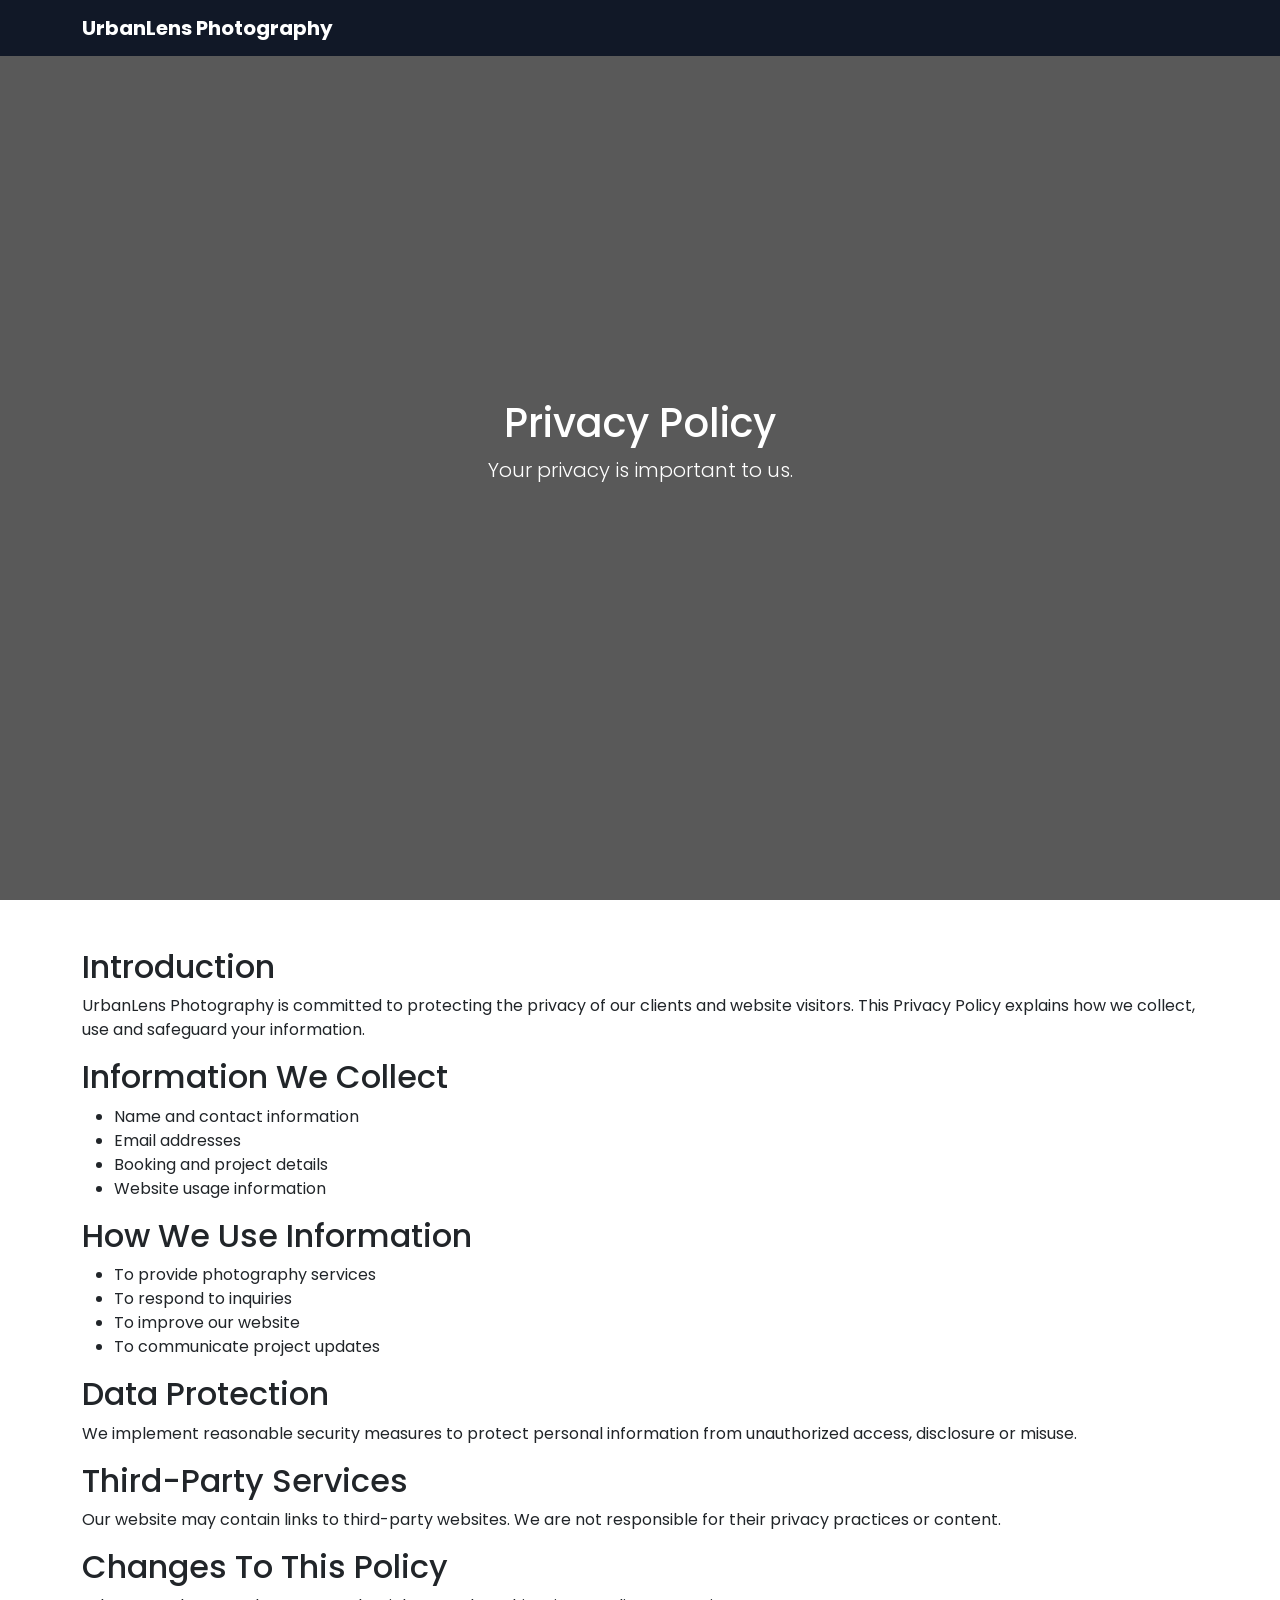
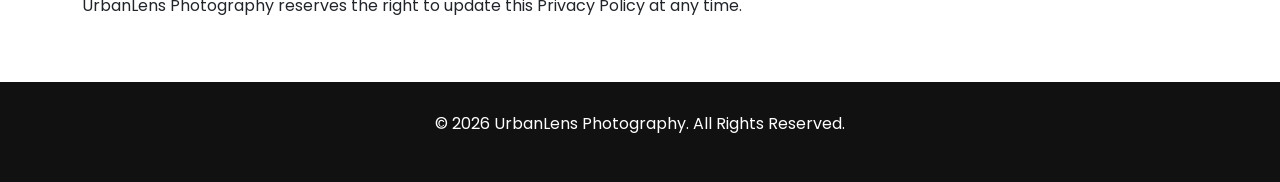
<file: privacy-policy.html>
<!DOCTYPE html>
<html lang="en">
<head>
<meta charset="UTF-8">
<meta name="viewport" content="width=device-width, initial-scale=1.0">

<title>Privacy Policy | UrbanLens Photography</title>

<meta name="description" content="Privacy Policy for UrbanLens Photography.">

<link href="https://cdn.jsdelivr.net/npm/bootstrap@5.3.3/dist/css/bootstrap.min.css" rel="stylesheet">
<link rel="stylesheet" href="assets/css/style.css">

<link href="https://fonts.googleapis.com/css2?family=Poppins:wght@300;400;500;600;700&display=swap" rel="stylesheet">
</head>

<body>

<nav class="navbar navbar-expand-lg navbar-dark custom-navbar fixed-top">
<div class="container">

<a class="navbar-brand fw-bold" href="index.html">
UrbanLens Photography
</a>

</div>
</nav>

<section class="hero-section">

<div class="container text-center">

<h1>Privacy Policy</h1>

<p class="lead">
Your privacy is important to us.
</p>

</div>

</section>

<section class="py-5">

<div class="container">

<h2>Introduction</h2>

<p>
UrbanLens Photography is committed to protecting the privacy of our clients and website visitors.
This Privacy Policy explains how we collect, use and safeguard your information.
</p>

<h2>Information We Collect</h2>

<ul>
<li>Name and contact information</li>
<li>Email addresses</li>
<li>Booking and project details</li>
<li>Website usage information</li>
</ul>

<h2>How We Use Information</h2>

<ul>
<li>To provide photography services</li>
<li>To respond to inquiries</li>
<li>To improve our website</li>
<li>To communicate project updates</li>
</ul>

<h2>Data Protection</h2>

<p>
We implement reasonable security measures to protect personal information
from unauthorized access, disclosure or misuse.
</p>

<h2>Third-Party Services</h2>

<p>
Our website may contain links to third-party websites. We are not responsible
for their privacy practices or content.
</p>

<h2>Changes To This Policy</h2>

<p>
UrbanLens Photography reserves the right to update this Privacy Policy at any time.
</p>

</div>

</section>

<footer class="footer">

<div class="container text-center">

<p>
© 2026 UrbanLens Photography. All Rights Reserved.
</p>

</div>

</footer>

<script src="https://cdn.jsdelivr.net/npm/bootstrap@5.3.3/dist/js/bootstrap.bundle.min.js"></script>

</body>
</html>
</file>
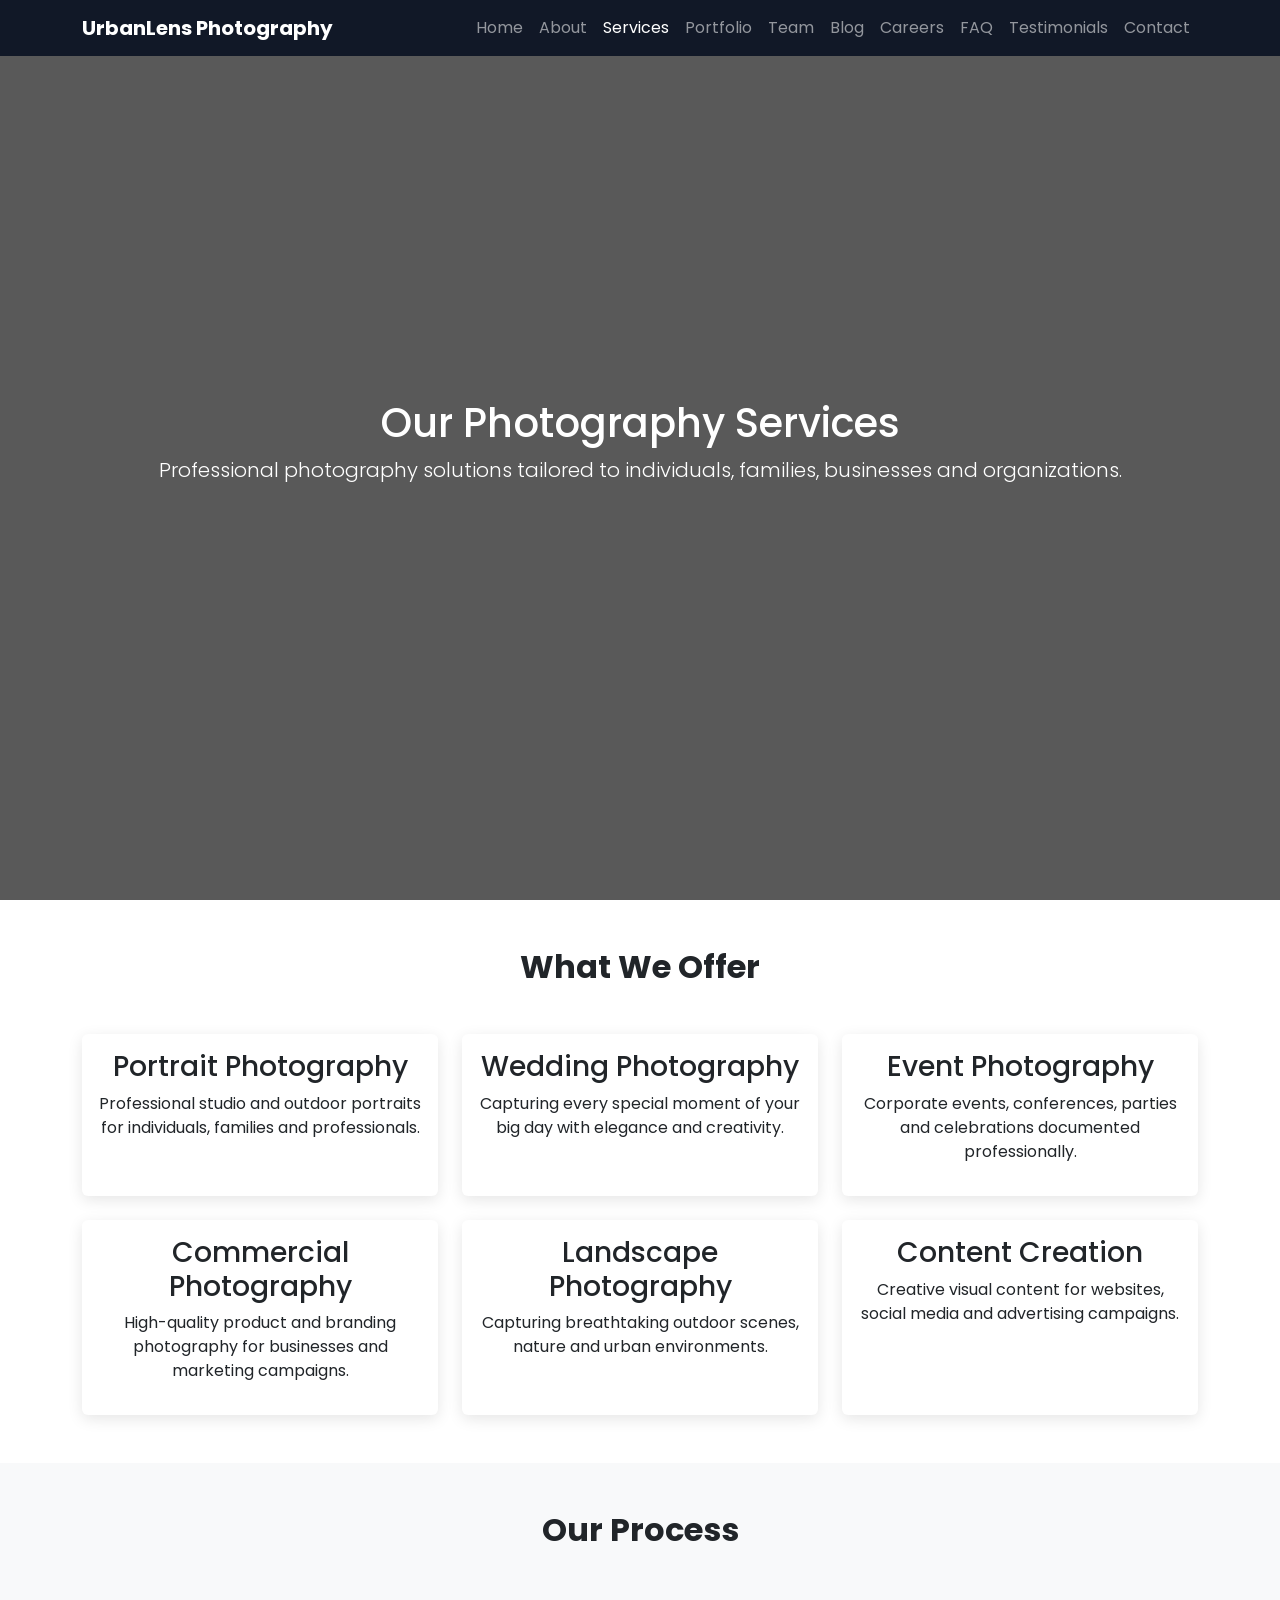
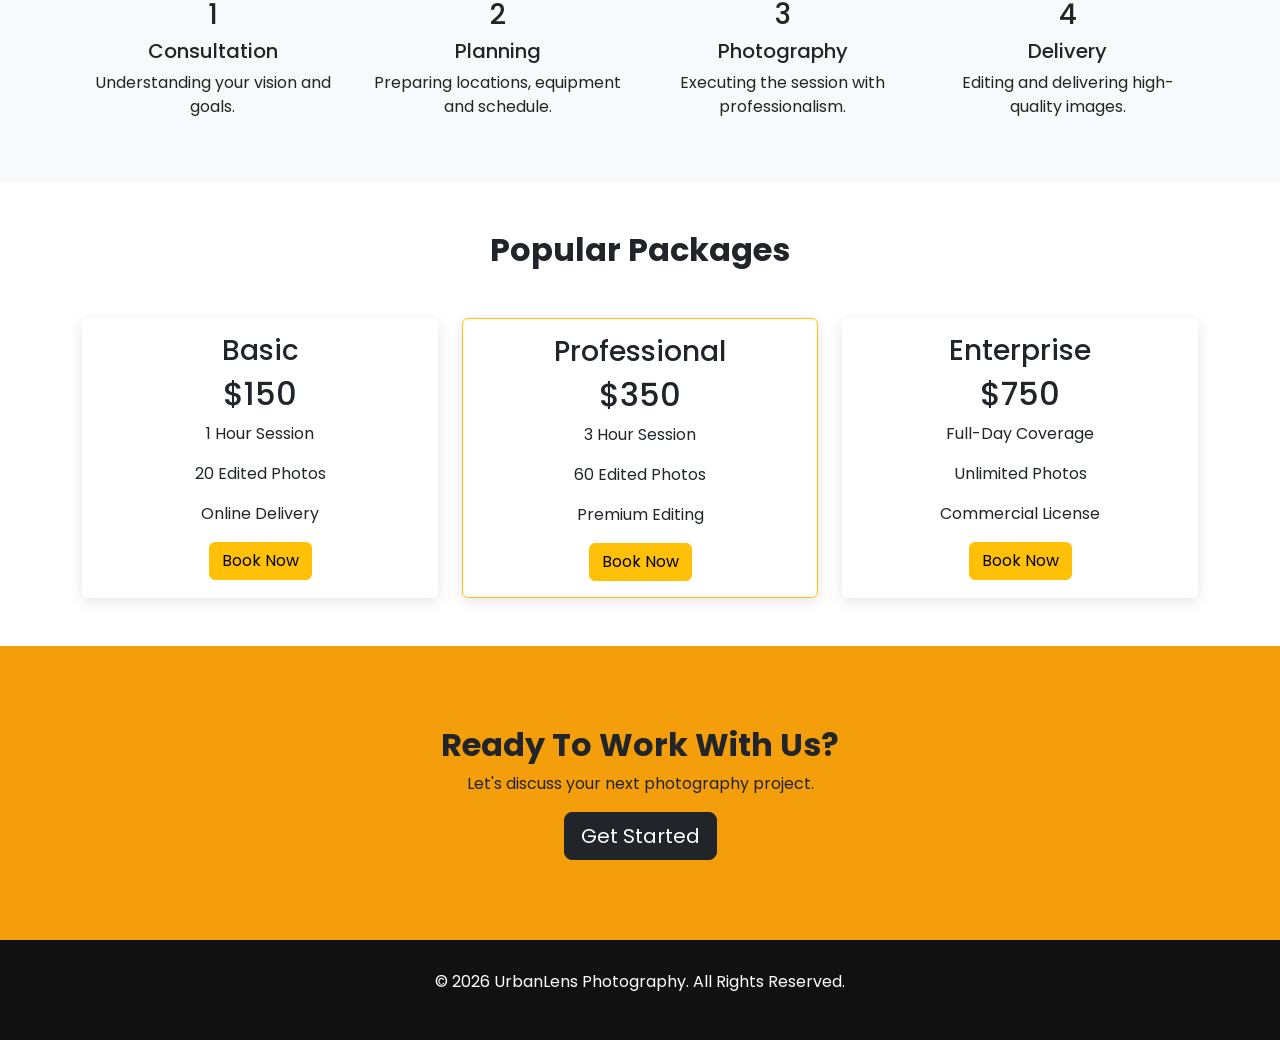
<file: services.html>
<!DOCTYPE html>
<html lang="en">
<head>
<meta charset="UTF-8">
<meta name="viewport" content="width=device-width, initial-scale=1.0">

<title>Services | UrbanLens Photography</title>

<meta name="description" content="Explore professional photography services offered by UrbanLens Photography.">

<link href="https://cdn.jsdelivr.net/npm/bootstrap@5.3.3/dist/css/bootstrap.min.css" rel="stylesheet">
<link rel="stylesheet" href="assets/css/style.css">

<link href="https://fonts.googleapis.com/css2?family=Poppins:wght@300;400;500;600;700&display=swap" rel="stylesheet">
</head>

<body>

<nav class="navbar navbar-expand-lg navbar-dark custom-navbar fixed-top">
<div class="container">

<a class="navbar-brand fw-bold" href="index.html">
UrbanLens Photography
</a>

<button class="navbar-toggler" type="button"
data-bs-toggle="collapse"
data-bs-target="#navbarNav">
<span class="navbar-toggler-icon"></span>
</button>

<div class="collapse navbar-collapse" id="navbarNav">

<ul class="navbar-nav ms-auto">

<li class="nav-item"><a class="nav-link" href="index.html">Home</a></li>
<li class="nav-item"><a class="nav-link" href="about.html">About</a></li>
<li class="nav-item"><a class="nav-link active" href="services.html">Services</a></li>
<li class="nav-item"><a class="nav-link" href="portfolio.html">Portfolio</a></li>
<li class="nav-item"><a class="nav-link" href="team.html">Team</a></li>
<li class="nav-item"><a class="nav-link" href="blog.html">Blog</a></li>
<li class="nav-item"><a class="nav-link" href="careers.html">Careers</a></li>
<li class="nav-item"><a class="nav-link" href="faq.html">FAQ</a></li>
<li class="nav-item"><a class="nav-link" href="testimonials.html">Testimonials</a></li>
<li class="nav-item"><a class="nav-link" href="contact.html">Contact</a></li>

</ul>

</div>
</div>
</nav>

<!-- HERO -->
<section class="hero-section">
<div class="container text-center">

<h1>Our Photography Services</h1>

<p class="lead">
Professional photography solutions tailored to individuals,
families, businesses and organizations.
</p>

</div>
</section>

<!-- SERVICES -->
<section class="py-5">

<div class="container">

<h2 class="text-center fw-bold mb-5">
What We Offer
</h2>

<div class="row g-4">

<div class="col-md-4">
<div class="card service-card h-100">
<div class="card-body text-center">
<h3>Portrait Photography</h3>
<p>
Professional studio and outdoor portraits
for individuals, families and professionals.
</p>
</div>
</div>
</div>

<div class="col-md-4">
<div class="card service-card h-100">
<div class="card-body text-center">
<h3>Wedding Photography</h3>
<p>
Capturing every special moment of your
big day with elegance and creativity.
</p>
</div>
</div>
</div>

<div class="col-md-4">
<div class="card service-card h-100">
<div class="card-body text-center">
<h3>Event Photography</h3>
<p>
Corporate events, conferences, parties
and celebrations documented professionally.
</p>
</div>
</div>
</div>

<div class="col-md-4">
<div class="card service-card h-100">
<div class="card-body text-center">
<h3>Commercial Photography</h3>
<p>
High-quality product and branding photography
for businesses and marketing campaigns.
</p>
</div>
</div>
</div>

<div class="col-md-4">
<div class="card service-card h-100">
<div class="card-body text-center">
<h3>Landscape Photography</h3>
<p>
Capturing breathtaking outdoor scenes,
nature and urban environments.
</p>
</div>
</div>
</div>

<div class="col-md-4">
<div class="card service-card h-100">
<div class="card-body text-center">
<h3>Content Creation</h3>
<p>
Creative visual content for websites,
social media and advertising campaigns.
</p>
</div>
</div>
</div>

</div>

</div>

</section>

<!-- PROCESS -->
<section class="bg-light py-5">

<div class="container">

<h2 class="text-center fw-bold mb-5">
Our Process
</h2>

<div class="row text-center">

<div class="col-md-3">
<h3>1</h3>
<h5>Consultation</h5>
<p>Understanding your vision and goals.</p>
</div>

<div class="col-md-3">
<h3>2</h3>
<h5>Planning</h5>
<p>Preparing locations, equipment and schedule.</p>
</div>

<div class="col-md-3">
<h3>3</h3>
<h5>Photography</h5>
<p>Executing the session with professionalism.</p>
</div>

<div class="col-md-3">
<h3>4</h3>
<h5>Delivery</h5>
<p>Editing and delivering high-quality images.</p>
</div>

</div>

</div>

</section>

<!-- PACKAGES -->
<section class="py-5">

<div class="container">

<h2 class="text-center fw-bold mb-5">
Popular Packages
</h2>

<div class="row g-4">

<div class="col-md-4">

<div class="card service-card h-100">

<div class="card-body text-center">

<h3>Basic</h3>

<h2>$150</h2>

<p>1 Hour Session</p>
<p>20 Edited Photos</p>
<p>Online Delivery</p>

<a href="contact.html" class="btn btn-warning">
Book Now
</a>

</div>

</div>

</div>

<div class="col-md-4">

<div class="card service-card h-100 border border-warning">

<div class="card-body text-center">

<h3>Professional</h3>

<h2>$350</h2>

<p>3 Hour Session</p>
<p>60 Edited Photos</p>
<p>Premium Editing</p>

<a href="contact.html" class="btn btn-warning">
Book Now
</a>

</div>

</div>

</div>

<div class="col-md-4">

<div class="card service-card h-100">

<div class="card-body text-center">

<h3>Enterprise</h3>

<h2>$750</h2>

<p>Full-Day Coverage</p>
<p>Unlimited Photos</p>
<p>Commercial License</p>

<a href="contact.html" class="btn btn-warning">
Book Now
</a>

</div>

</div>

</div>

</div>

</div>

</section>

<!-- CTA -->
<section class="cta-section">

<div class="container text-center">

<h2 class="fw-bold">
Ready To Work With Us?
</h2>

<p>
Let's discuss your next photography project.
</p>

<a href="contact.html" class="btn btn-dark btn-lg">
Get Started
</a>

</div>

</section>

<footer class="footer">

<div class="container text-center">

<p>
© 2026 UrbanLens Photography. All Rights Reserved.
</p>

</div>

</footer>

<script src="https://cdn.jsdelivr.net/npm/bootstrap@5.3.3/dist/js/bootstrap.bundle.min.js"></script>
<script src="assets/js/main.js"></script>

</body>
</html>
</file>
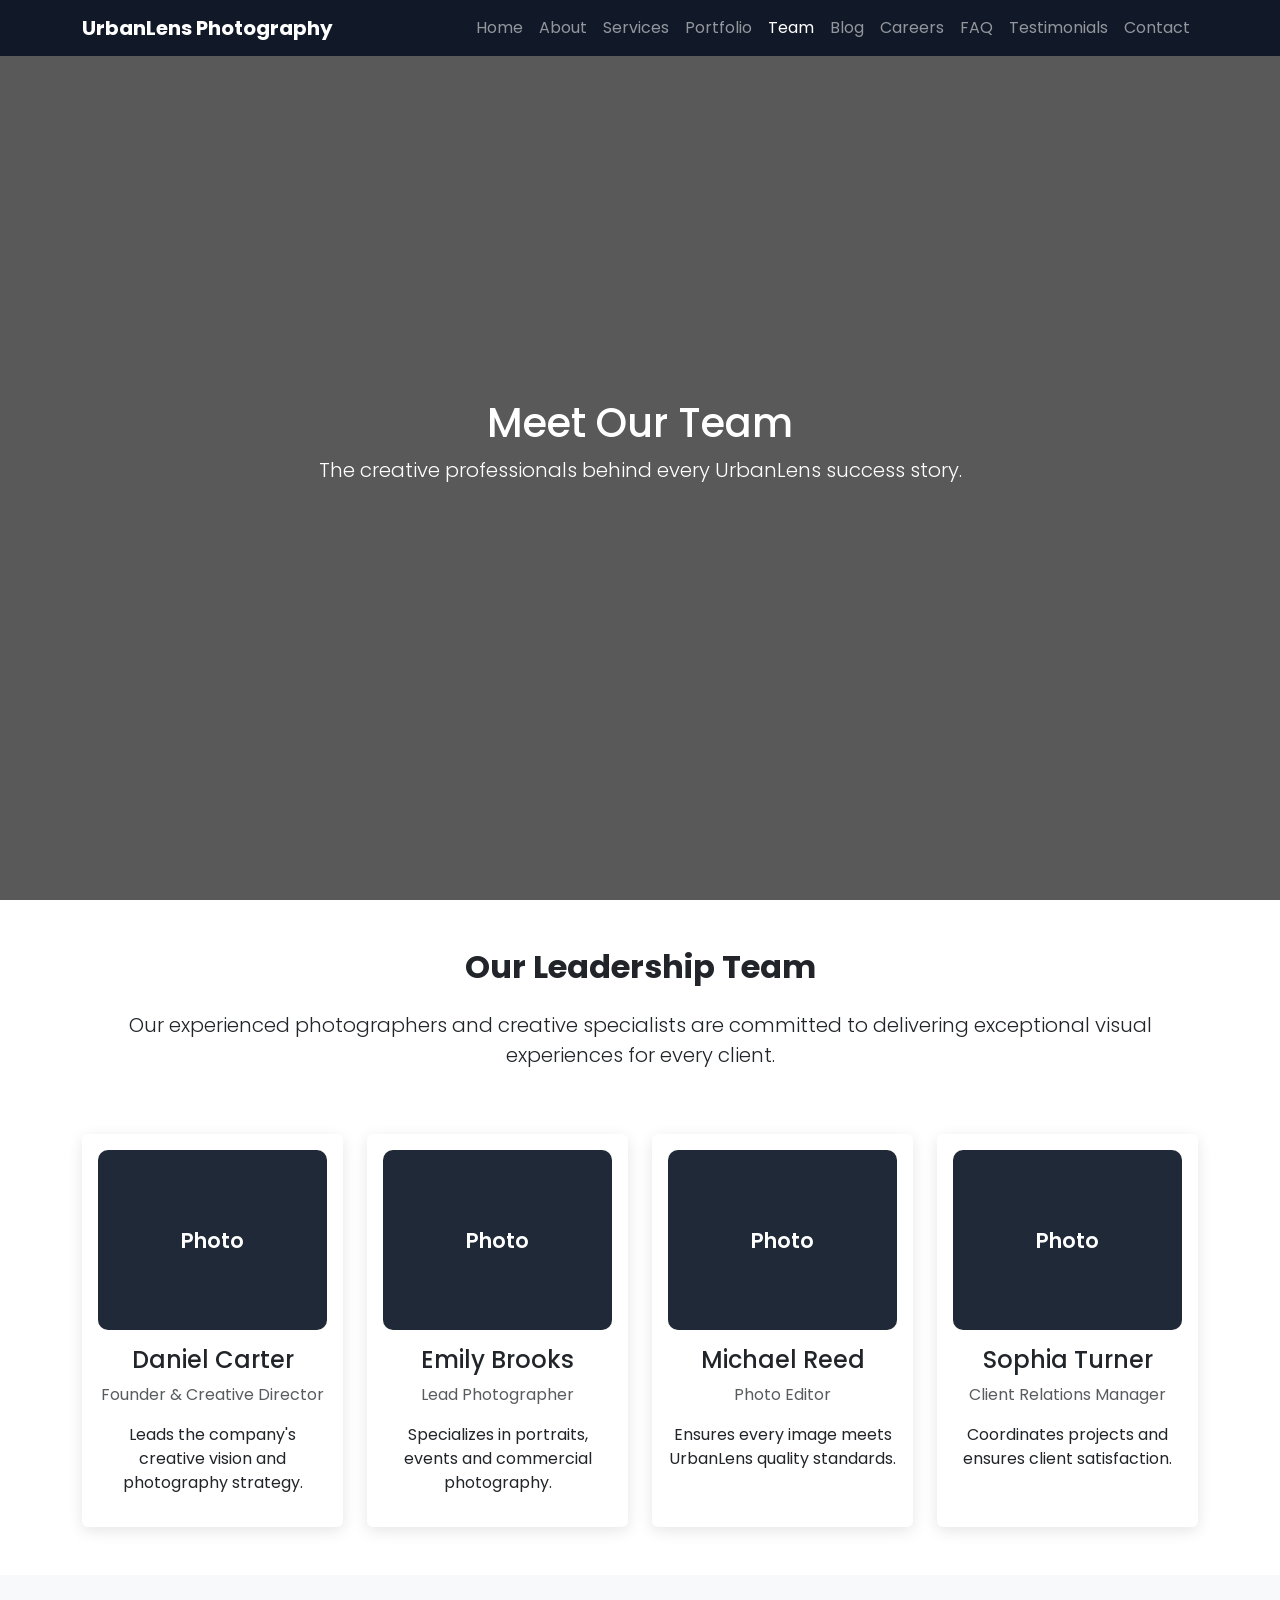
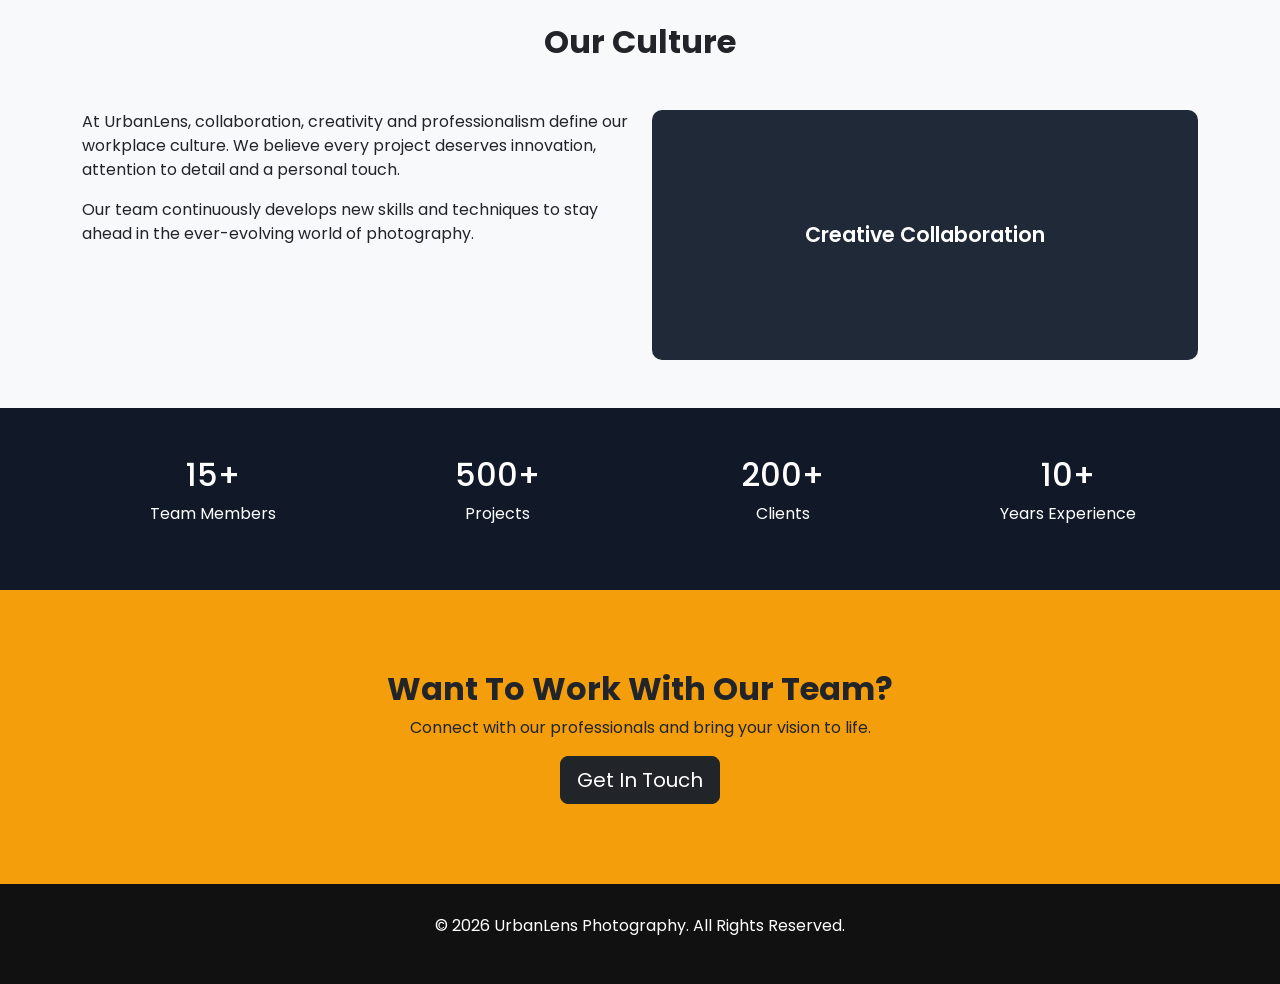
<file: team.html>
<!DOCTYPE html>
<html lang="en">
<head>
<meta charset="UTF-8">
<meta name="viewport" content="width=device-width, initial-scale=1.0">

<title>Our Team | UrbanLens Photography</title>

<meta name="description" content="Meet the talented team behind UrbanLens Photography.">

<link href="https://cdn.jsdelivr.net/npm/bootstrap@5.3.3/dist/css/bootstrap.min.css" rel="stylesheet">
<link rel="stylesheet" href="assets/css/style.css">

<link href="https://fonts.googleapis.com/css2?family=Poppins:wght@300;400;500;600;700&display=swap" rel="stylesheet">
</head>

<body>

<nav class="navbar navbar-expand-lg navbar-dark custom-navbar fixed-top">
<div class="container">

<a class="navbar-brand fw-bold" href="index.html">
UrbanLens Photography
</a>

<button class="navbar-toggler" type="button"
data-bs-toggle="collapse"
data-bs-target="#navbarNav">
<span class="navbar-toggler-icon"></span>
</button>

<div class="collapse navbar-collapse" id="navbarNav">

<ul class="navbar-nav ms-auto">
<li class="nav-item"><a class="nav-link" href="index.html">Home</a></li>
<li class="nav-item"><a class="nav-link" href="about.html">About</a></li>
<li class="nav-item"><a class="nav-link" href="services.html">Services</a></li>
<li class="nav-item"><a class="nav-link" href="portfolio.html">Portfolio</a></li>
<li class="nav-item"><a class="nav-link active" href="team.html">Team</a></li>
<li class="nav-item"><a class="nav-link" href="blog.html">Blog</a></li>
<li class="nav-item"><a class="nav-link" href="careers.html">Careers</a></li>
<li class="nav-item"><a class="nav-link" href="faq.html">FAQ</a></li>
<li class="nav-item"><a class="nav-link" href="testimonials.html">Testimonials</a></li>
<li class="nav-item"><a class="nav-link" href="contact.html">Contact</a></li>
</ul>

</div>
</div>
</nav>

<!-- HERO -->
<section class="hero-section">

<div class="container text-center">

<h1>Meet Our Team</h1>

<p class="lead">
The creative professionals behind every UrbanLens success story.
</p>

</div>

</section>

<!-- INTRO -->
<section class="py-5">

<div class="container text-center">

<h2 class="fw-bold mb-4">
Our Leadership Team
</h2>

<p class="lead">
Our experienced photographers and creative specialists are committed
to delivering exceptional visual experiences for every client.
</p>

</div>

</section>

<!-- TEAM MEMBERS -->
<section class="pb-5">

<div class="container">

<div class="row g-4">

<div class="col-md-3">

<div class="card service-card h-100 text-center">

<div class="card-body">

<div class="portfolio-box mb-3" style="height:180px;">
Photo
</div>

<h4>Daniel Carter</h4>

<p class="text-muted">
Founder & Creative Director
</p>

<p>
Leads the company's creative vision and photography strategy.
</p>

</div>

</div>

</div>

<div class="col-md-3">

<div class="card service-card h-100 text-center">

<div class="card-body">

<div class="portfolio-box mb-3" style="height:180px;">
Photo
</div>

<h4>Emily Brooks</h4>

<p class="text-muted">
Lead Photographer
</p>

<p>
Specializes in portraits, events and commercial photography.
</p>

</div>

</div>

</div>

<div class="col-md-3">

<div class="card service-card h-100 text-center">

<div class="card-body">

<div class="portfolio-box mb-3" style="height:180px;">
Photo
</div>

<h4>Michael Reed</h4>

<p class="text-muted">
Photo Editor
</p>

<p>
Ensures every image meets UrbanLens quality standards.
</p>

</div>

</div>

</div>

<div class="col-md-3">

<div class="card service-card h-100 text-center">

<div class="card-body">

<div class="portfolio-box mb-3" style="height:180px;">
Photo
</div>

<h4>Sophia Turner</h4>

<p class="text-muted">
Client Relations Manager
</p>

<p>
Coordinates projects and ensures client satisfaction.
</p>

</div>

</div>

</div>

</div>

</div>

</section>

<!-- COMPANY CULTURE -->
<section class="bg-light py-5">

<div class="container">

<h2 class="text-center fw-bold mb-5">
Our Culture
</h2>

<div class="row">

<div class="col-lg-6">

<p>
At UrbanLens, collaboration, creativity and professionalism define
our workplace culture. We believe every project deserves innovation,
attention to detail and a personal touch.
</p>

<p>
Our team continuously develops new skills and techniques to stay
ahead in the ever-evolving world of photography.
</p>

</div>

<div class="col-lg-6">

<div class="portfolio-box">
Creative Collaboration
</div>

</div>

</div>

</div>

</section>

<!-- STATS -->
<section class="stats-section py-5">

<div class="container">

<div class="row text-center">

<div class="col-md-3">
<h2>15+</h2>
<p>Team Members</p>
</div>

<div class="col-md-3">
<h2>500+</h2>
<p>Projects</p>
</div>

<div class="col-md-3">
<h2>200+</h2>
<p>Clients</p>
</div>

<div class="col-md-3">
<h2>10+</h2>
<p>Years Experience</p>
</div>

</div>

</div>

</section>

<!-- CTA -->
<section class="cta-section">

<div class="container text-center">

<h2 class="fw-bold">
Want To Work With Our Team?
</h2>

<p>
Connect with our professionals and bring your vision to life.
</p>

<a href="contact.html" class="btn btn-dark btn-lg">
Get In Touch
</a>

</div>

</section>

<footer class="footer">

<div class="container text-center">

<p>
© 2026 UrbanLens Photography. All Rights Reserved.
</p>

</div>

</footer>

<script src="https://cdn.jsdelivr.net/npm/bootstrap@5.3.3/dist/js/bootstrap.bundle.min.js"></script>
<script src="assets/js/main.js"></script>

</body>
</html>
</file>
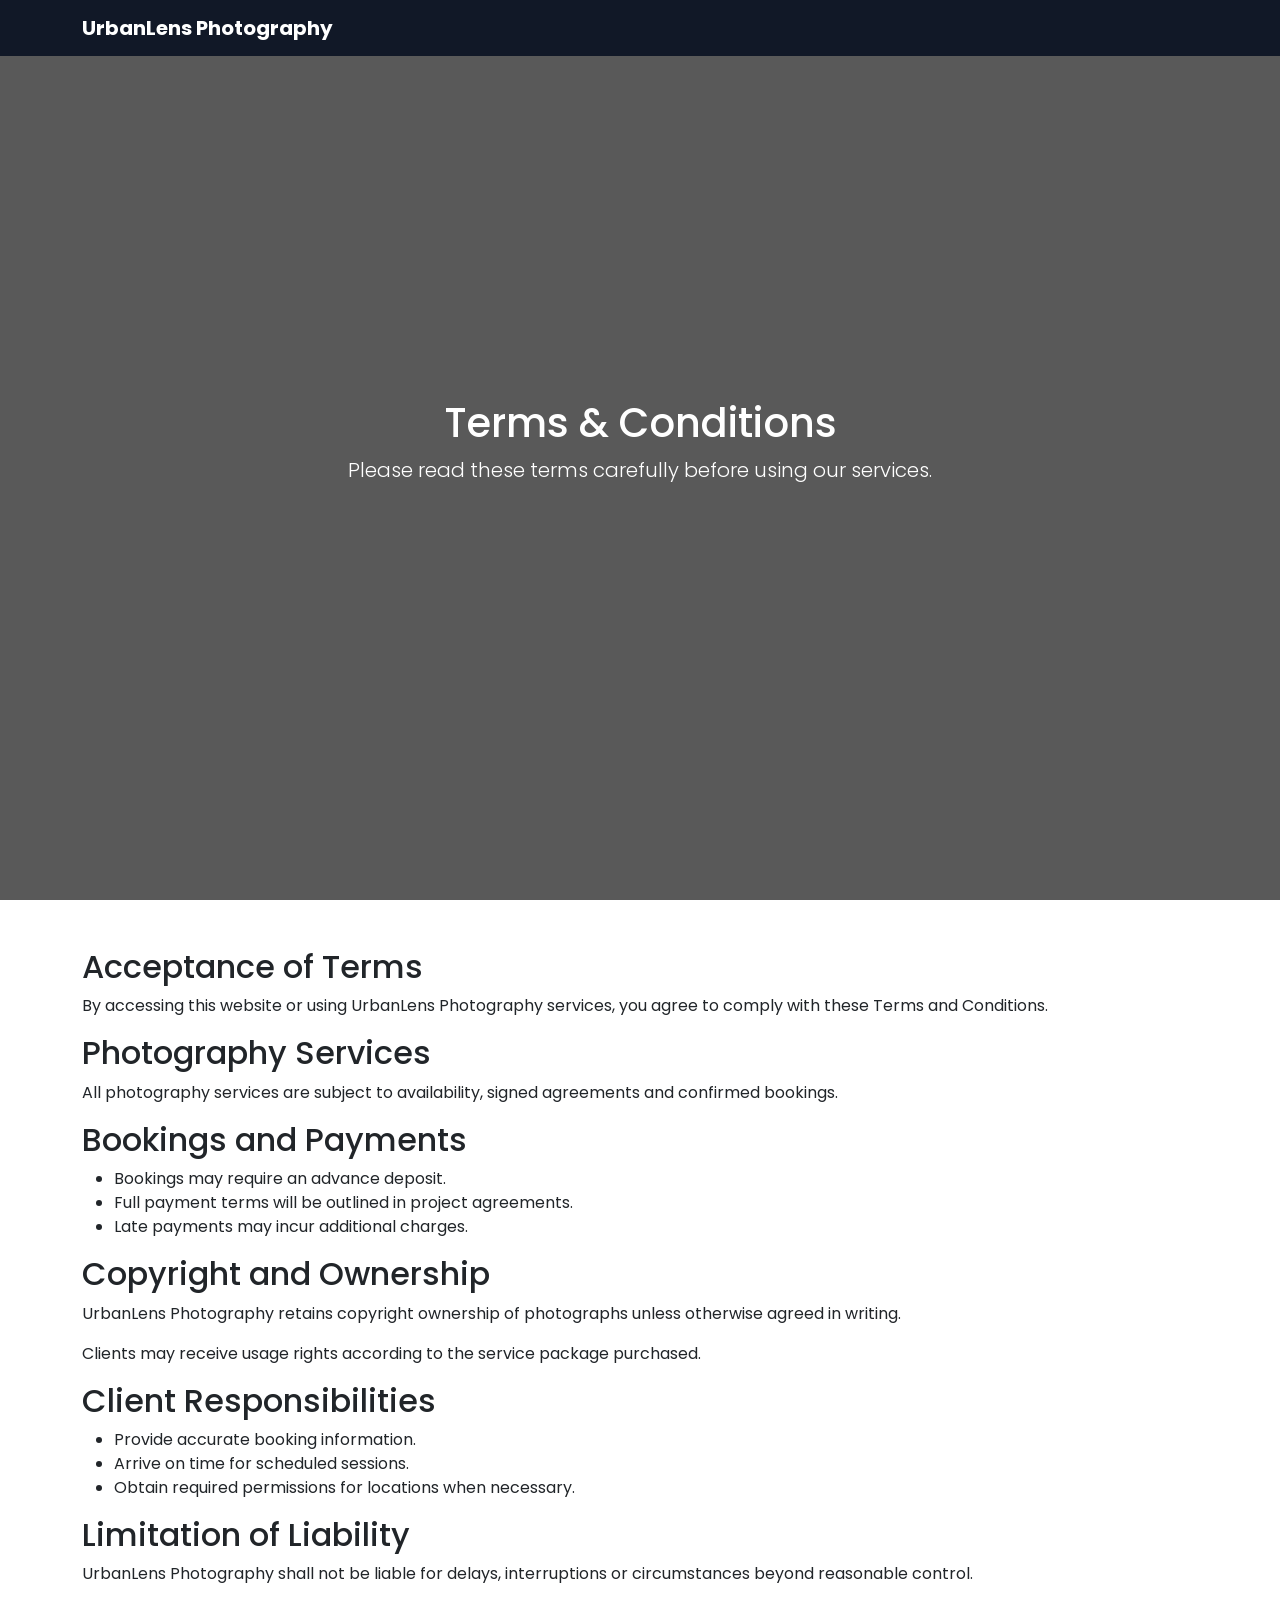
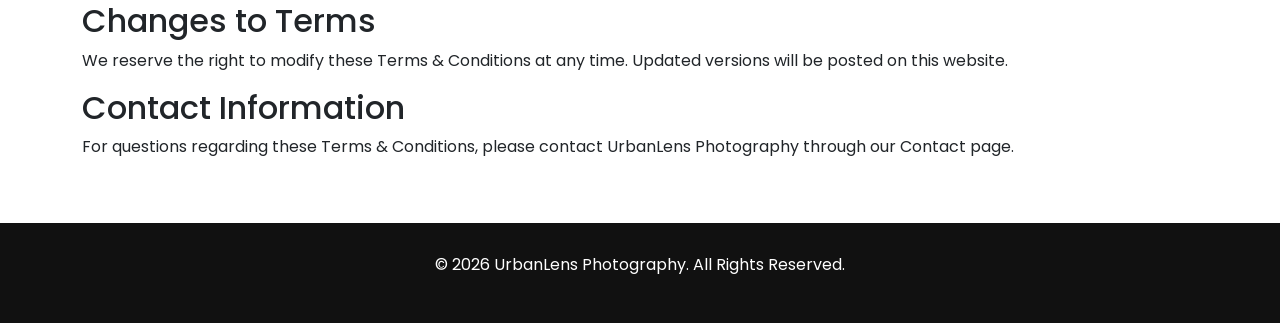
<file: terms.html>
<!DOCTYPE html>
<html lang="en">
<head>
<meta charset="UTF-8">
<meta name="viewport" content="width=device-width, initial-scale=1.0">

<title>Terms & Conditions | UrbanLens Photography</title>

<meta name="description" content="Terms and Conditions for UrbanLens Photography services and website usage.">

<link href="https://cdn.jsdelivr.net/npm/bootstrap@5.3.3/dist/css/bootstrap.min.css" rel="stylesheet">
<link rel="stylesheet" href="assets/css/style.css">

<link href="https://fonts.googleapis.com/css2?family=Poppins:wght@300;400;500;600;700&display=swap" rel="stylesheet">
</head>

<body>

<nav class="navbar navbar-expand-lg navbar-dark custom-navbar fixed-top">
<div class="container">

<a class="navbar-brand fw-bold" href="index.html">
UrbanLens Photography
</a>

</div>
</nav>

<section class="hero-section">

<div class="container text-center">

<h1>Terms & Conditions</h1>

<p class="lead">
Please read these terms carefully before using our services.
</p>

</div>

</section>

<section class="py-5">

<div class="container">

<h2>Acceptance of Terms</h2>

<p>
By accessing this website or using UrbanLens Photography services,
you agree to comply with these Terms and Conditions.
</p>

<h2>Photography Services</h2>

<p>
All photography services are subject to availability,
signed agreements and confirmed bookings.
</p>

<h2>Bookings and Payments</h2>

<ul>
<li>Bookings may require an advance deposit.</li>
<li>Full payment terms will be outlined in project agreements.</li>
<li>Late payments may incur additional charges.</li>
</ul>

<h2>Copyright and Ownership</h2>

<p>
UrbanLens Photography retains copyright ownership of photographs
unless otherwise agreed in writing.
</p>

<p>
Clients may receive usage rights according to the service package purchased.
</p>

<h2>Client Responsibilities</h2>

<ul>
<li>Provide accurate booking information.</li>
<li>Arrive on time for scheduled sessions.</li>
<li>Obtain required permissions for locations when necessary.</li>
</ul>

<h2>Limitation of Liability</h2>

<p>
UrbanLens Photography shall not be liable for delays, interruptions
or circumstances beyond reasonable control.
</p>

<h2>Changes to Terms</h2>

<p>
We reserve the right to modify these Terms & Conditions at any time.
Updated versions will be posted on this website.
</p>

<h2>Contact Information</h2>

<p>
For questions regarding these Terms & Conditions,
please contact UrbanLens Photography through our Contact page.
</p>

</div>

</section>

<footer class="footer">

<div class="container text-center">

<p>
© 2026 UrbanLens Photography. All Rights Reserved.
</p>

</div>

</footer>

<script src="https://cdn.jsdelivr.net/npm/bootstrap@5.3.3/dist/js/bootstrap.bundle.min.js"></script>

</body>
</html>
</file>
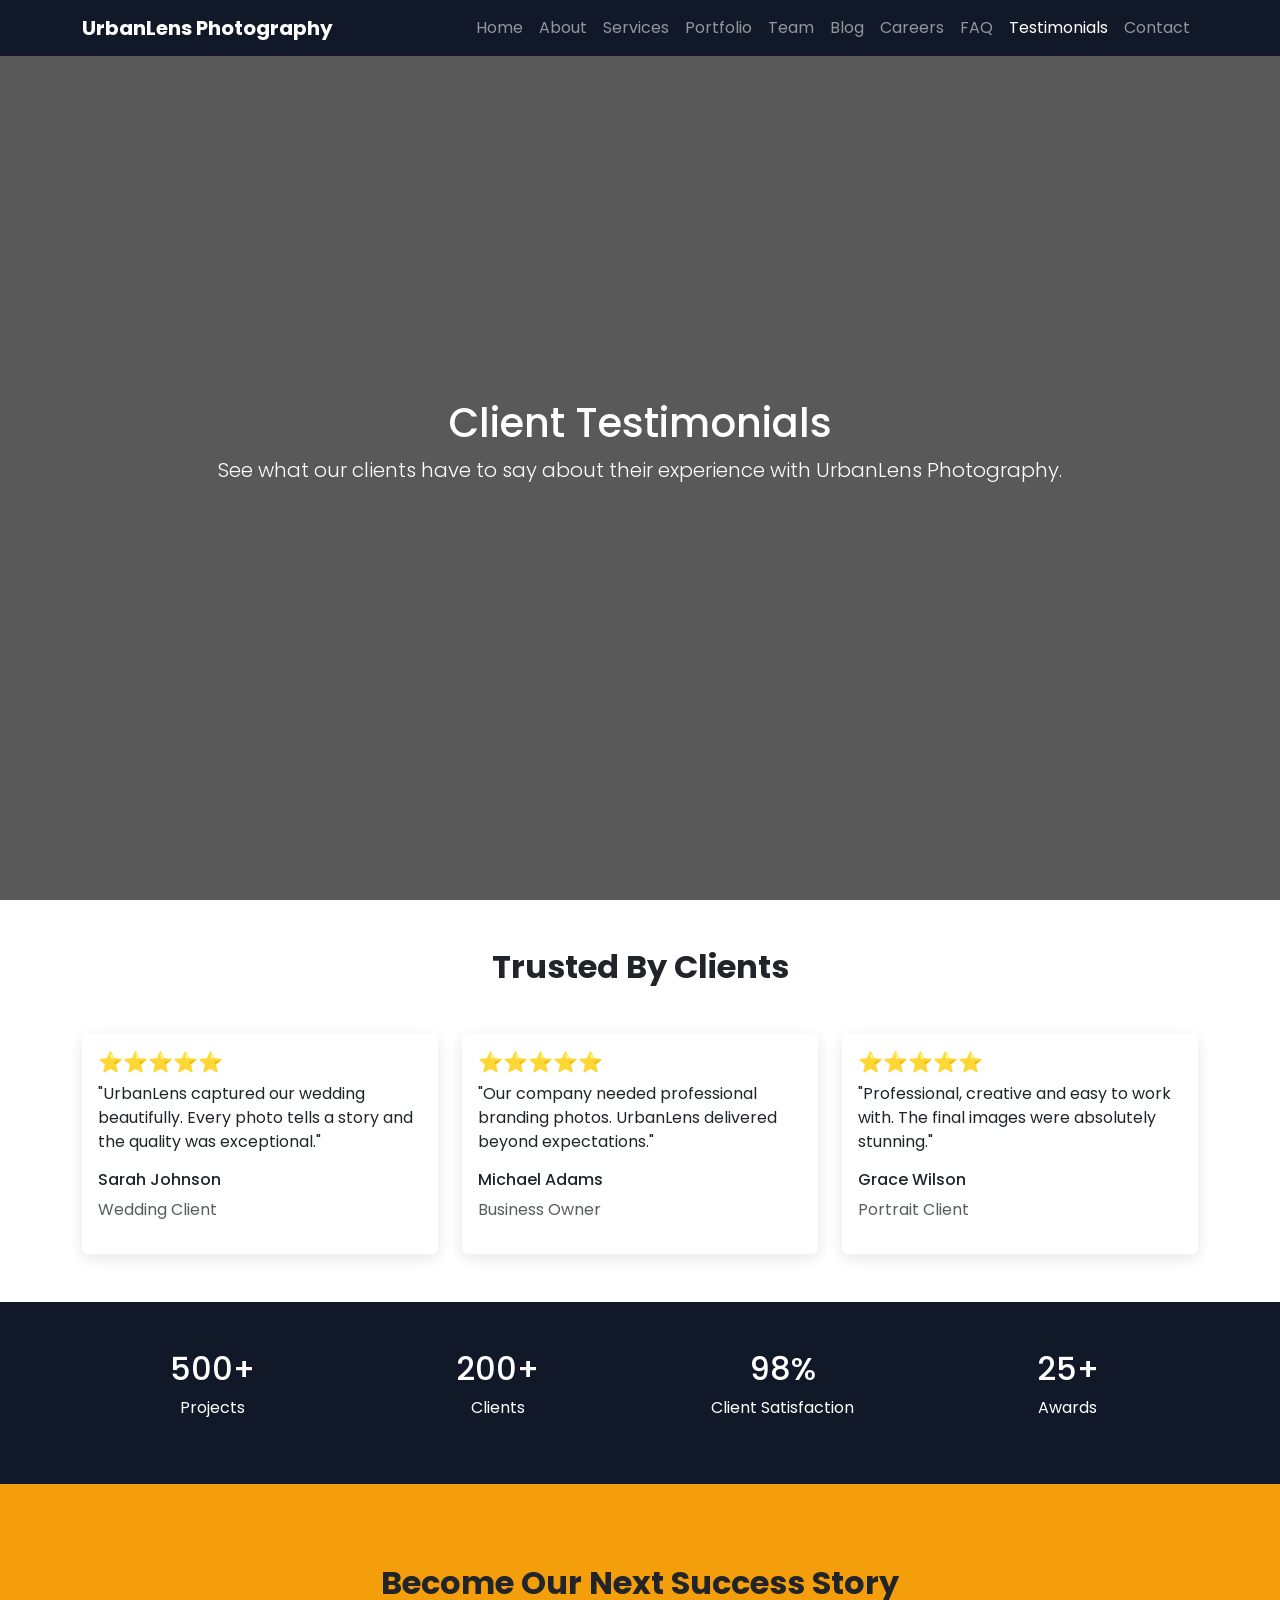
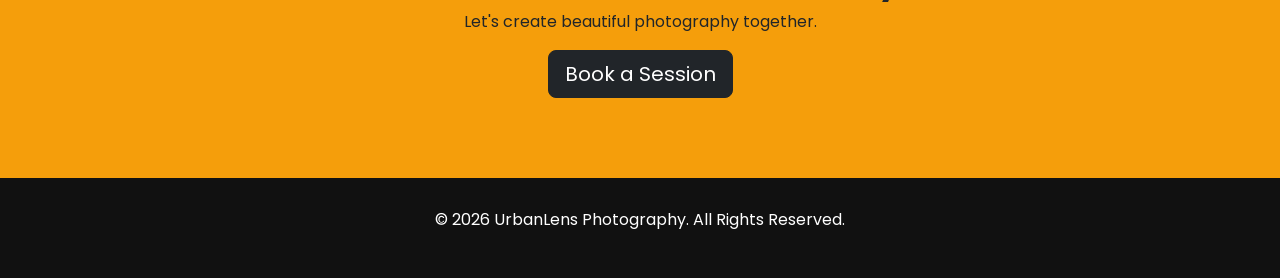
<file: testimonials.html>
<!DOCTYPE html>
<html lang="en">
<head>
<meta charset="UTF-8">
<meta name="viewport" content="width=device-width, initial-scale=1.0">

<title>Testimonials | UrbanLens Photography</title>

<meta name="description" content="Read what our clients say about UrbanLens Photography.">

<link href="https://cdn.jsdelivr.net/npm/bootstrap@5.3.3/dist/css/bootstrap.min.css" rel="stylesheet">
<link rel="stylesheet" href="assets/css/style.css">

<link href="https://fonts.googleapis.com/css2?family=Poppins:wght@300;400;500;600;700&display=swap" rel="stylesheet">
</head>

<body>

<nav class="navbar navbar-expand-lg navbar-dark custom-navbar fixed-top">
<div class="container">

<a class="navbar-brand fw-bold" href="index.html">
UrbanLens Photography
</a>

<button class="navbar-toggler" type="button"
data-bs-toggle="collapse"
data-bs-target="#navbarNav">
<span class="navbar-toggler-icon"></span>
</button>

<div class="collapse navbar-collapse" id="navbarNav">

<ul class="navbar-nav ms-auto">
<li class="nav-item"><a class="nav-link" href="index.html">Home</a></li>
<li class="nav-item"><a class="nav-link" href="about.html">About</a></li>
<li class="nav-item"><a class="nav-link" href="services.html">Services</a></li>
<li class="nav-item"><a class="nav-link" href="portfolio.html">Portfolio</a></li>
<li class="nav-item"><a class="nav-link" href="team.html">Team</a></li>
<li class="nav-item"><a class="nav-link" href="blog.html">Blog</a></li>
<li class="nav-item"><a class="nav-link" href="careers.html">Careers</a></li>
<li class="nav-item"><a class="nav-link" href="faq.html">FAQ</a></li>
<li class="nav-item"><a class="nav-link active" href="testimonials.html">Testimonials</a></li>
<li class="nav-item"><a class="nav-link" href="contact.html">Contact</a></li>
</ul>

</div>
</div>
</nav>

<!-- HERO -->
<section class="hero-section">

<div class="container text-center">

<h1>Client Testimonials</h1>

<p class="lead">
See what our clients have to say about their experience with UrbanLens Photography.
</p>

</div>

</section>

<!-- TESTIMONIALS -->
<section class="py-5">

<div class="container">

<h2 class="text-center fw-bold mb-5">
Trusted By Clients
</h2>

<div class="row g-4">

<div class="col-md-4">

<div class="card service-card h-100">

<div class="card-body">

<h5>⭐⭐⭐⭐⭐</h5>

<p>
"UrbanLens captured our wedding beautifully.
Every photo tells a story and the quality was exceptional."
</p>

<h6 class="mt-3">
Sarah Johnson
</h6>

<p class="text-muted">
Wedding Client
</p>

</div>

</div>

</div>

<div class="col-md-4">

<div class="card service-card h-100">

<div class="card-body">

<h5>⭐⭐⭐⭐⭐</h5>

<p>
"Our company needed professional branding photos.
UrbanLens delivered beyond expectations."
</p>

<h6 class="mt-3">
Michael Adams
</h6>

<p class="text-muted">
Business Owner
</p>

</div>

</div>

</div>

<div class="col-md-4">

<div class="card service-card h-100">

<div class="card-body">

<h5>⭐⭐⭐⭐⭐</h5>

<p>
"Professional, creative and easy to work with.
The final images were absolutely stunning."
</p>

<h6 class="mt-3">
Grace Wilson
</h6>

<p class="text-muted">
Portrait Client
</p>

</div>

</div>

</div>

</div>

</div>

</section>

<!-- ACHIEVEMENTS -->
<section class="stats-section py-5">

<div class="container">

<div class="row text-center">

<div class="col-md-3">
<h2>500+</h2>
<p>Projects</p>
</div>

<div class="col-md-3">
<h2>200+</h2>
<p>Clients</p>
</div>

<div class="col-md-3">
<h2>98%</h2>
<p>Client Satisfaction</p>
</div>

<div class="col-md-3">
<h2>25+</h2>
<p>Awards</p>
</div>

</div>

</div>

</section>

<!-- CTA -->
<section class="cta-section">

<div class="container text-center">

<h2 class="fw-bold">
Become Our Next Success Story
</h2>

<p>
Let's create beautiful photography together.
</p>

<a href="contact.html" class="btn btn-dark btn-lg">
Book a Session
</a>

</div>

</section>

<footer class="footer">

<div class="container text-center">

<p>
© 2026 UrbanLens Photography. All Rights Reserved.
</p>

</div>

</footer>

<script src="https://cdn.jsdelivr.net/npm/bootstrap@5.3.3/dist/js/bootstrap.bundle.min.js"></script>
<script src="assets/js/main.js"></script>

</body>
</html>
</file>
<file: assets/css/style.css>
body{
font-family:'Poppins',sans-serif;
}

.custom-navbar{
background:#111827;
}

.hero-section{
height:100vh;
background:linear-gradient(rgba(0,0,0,.65),rgba(0,0,0,.65)),
url('https://images.unsplash.com/photo-1492691527719-9d1e07e534b4?auto=format&fit=crop&w=1600&q=80');
background-size:cover;
background-position:center;
display:flex;
align-items:center;
justify-content:center;
text-align:center;
color:white;
}

.hero-content h1{
font-size:4rem;
font-weight:700;
margin-bottom:20px;
}

.hero-content p{
font-size:1.2rem;
max-width:700px;
margin:auto;
margin-bottom:30px;
}

.service-card{
border:none;
box-shadow:0 4px 15px rgba(0,0,0,.1);
transition:.3s;
}

.service-card:hover{
transform:translateY(-10px);
}

.portfolio-box{
height:250px;
background:#1f2937;
color:white;
display:flex;
justify-content:center;
align-items:center;
font-size:1.3rem;
font-weight:600;
border-radius:10px;
}

.stats-section{
background:#111827;
color:white;
}

.cta-section{
background:#f59e0b;
padding:80px 20px;
text-align:center;
}

.footer{
background:#111;
color:white;
padding:30px;
}

@media(max-width:768px){

.hero-content h1{
font-size:2.5rem;
}

.hero-section{
height:80vh;
}

}
</file>
